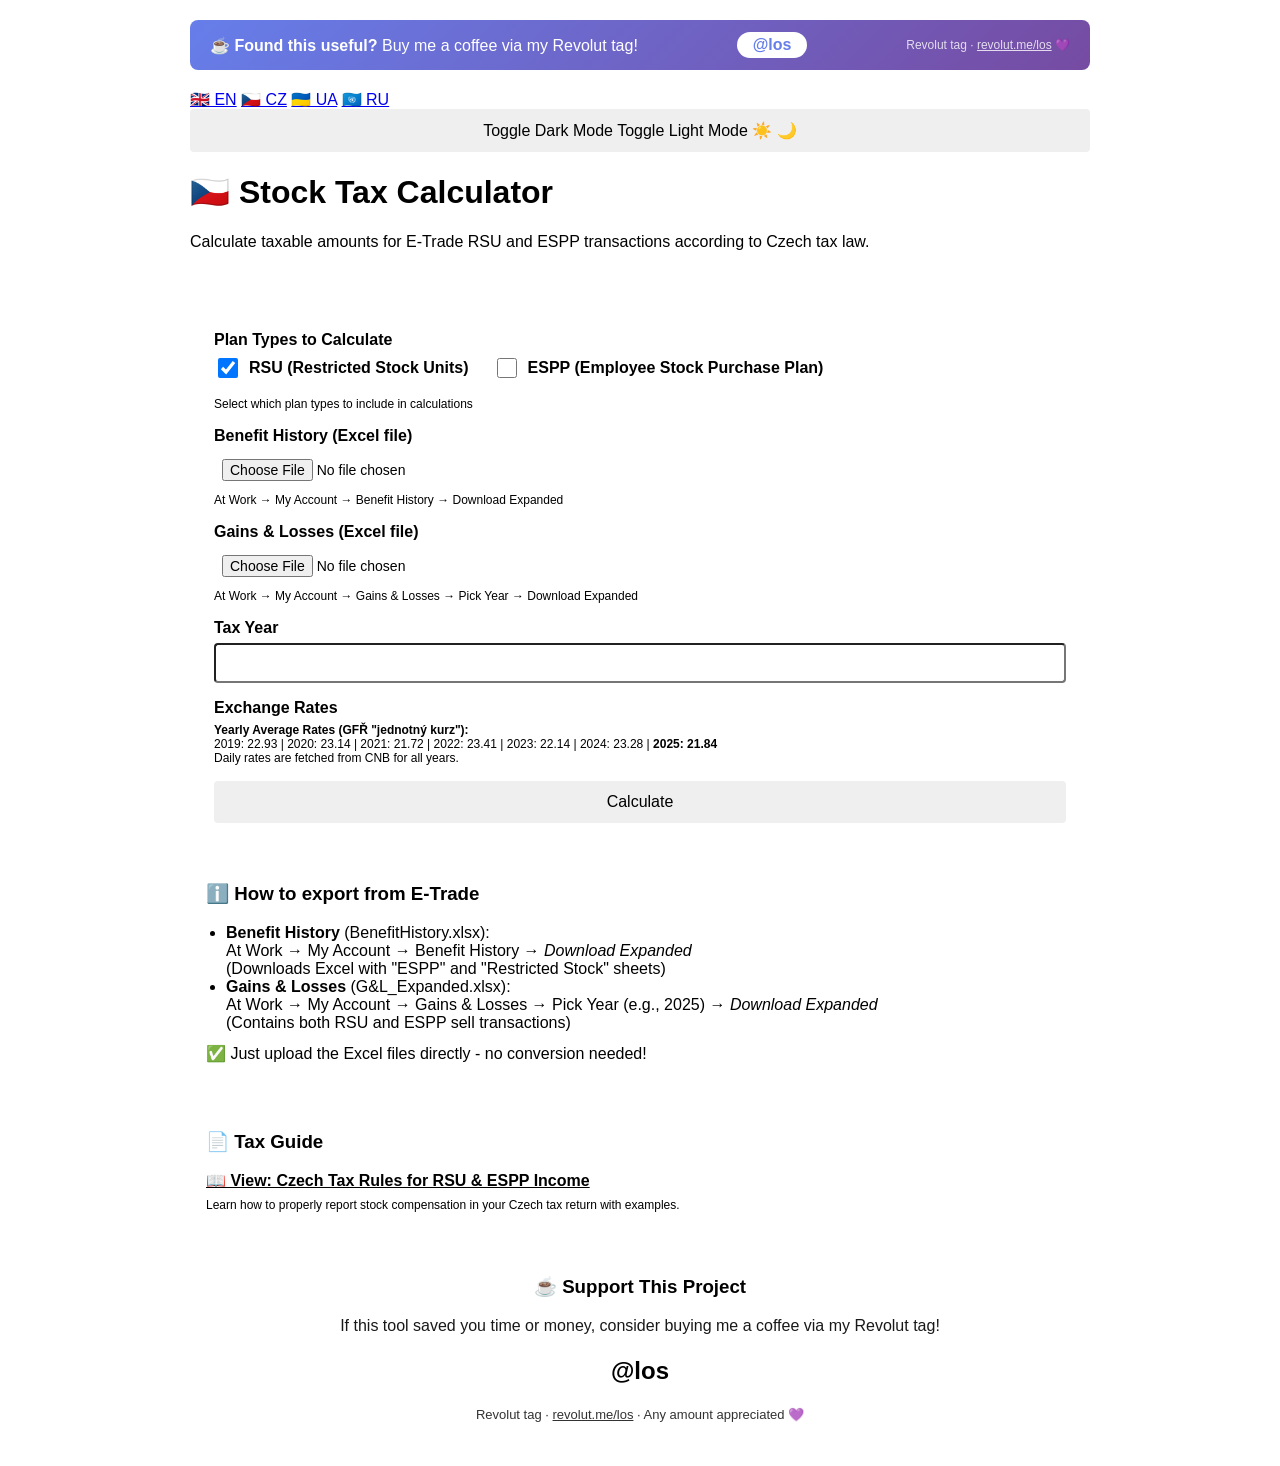
<file: src/main/resources/templates/index.html>
<!DOCTYPE html>
<html xmlns:th="http://www.thymeleaf.org">
<head>
    <meta charset="UTF-8">
    <meta name="viewport" content="width=device-width, initial-scale=1.0">
    <title>Stock Tax Calculator (RSU &amp; ESPP)</title>
    <link rel="icon" href="data:image/svg+xml,<svg xmlns=%22http://www.w3.org/2000/svg%22 viewBox=%220 0 100 100%22><text y=%22.9em%22 font-size=%2290%22>💰</text></svg>">
    <link rel="stylesheet" th:href="@{/css/theme.css}">
    <script th:src="@{/js/theme.js}"></script>
    <style>
        body {
            font-family: -apple-system, BlinkMacSystemFont, 'Segoe UI', Roboto, sans-serif;
            max-width: 900px;
            margin: 0 auto;
            padding: 20px;
        }
        .card {
            border-radius: 8px;
            padding: 24px;
            box-shadow: 0 2px 4px var(--card-shadow);
            margin-bottom: 20px;
        }
        .form-group {
            margin-bottom: 16px;
        }
        label {
            display: block;
            font-weight: 600;
            margin-bottom: 6px;
        }
        input[type="file"], input[type="number"], input[type="text"] {
            width: 100%;
            padding: 10px;
            border-radius: 4px;
            font-size: 14px;
            box-sizing: border-box;
        }
        input[type="file"] { padding: 8px; }
        .hint {
            font-size: 12px;
            margin-top: 4px;
        }
        button {
            border: none;
            padding: 12px 24px;
            border-radius: 4px;
            font-size: 16px;
            cursor: pointer;
            width: 100%;
        }
        .error {
            padding: 12px;
            border-radius: 4px;
            margin-bottom: 16px;
        }
        .info-box {
            padding: 16px;
            border-radius: 4px;
            margin-top: 20px;
        }
        .info-box h3 { margin-top: 0; }
        .info-box ul { margin: 0; padding-left: 20px; }
        .checkbox-group {
            display: flex;
            gap: 24px;
            margin-bottom: 16px;
        }
        .checkbox-item {
            display: flex;
            align-items: center;
            gap: 8px;
        }
        .checkbox-item input[type="checkbox"] {
            width: 20px;
            height: 20px;
            cursor: pointer;
        }
        .checkbox-item label {
            display: inline;
            font-weight: 600;
            cursor: pointer;
            margin: 0;
        }
    </style>
</head>
<body>
    <div class="support-banner" style="background: linear-gradient(135deg, #667eea 0%, #764ba2 100%); color: white; padding: 12px 20px; border-radius: 8px; margin-bottom: 20px; display: flex; justify-content: space-between; align-items: center; flex-wrap: wrap; gap: 8px;">
        <span>☕ <strong>Found this useful?</strong> Buy me a coffee via my Revolut tag!</span>
        <a href="https://revolut.me/los" target="_blank" style="background: white; color: #667eea; padding: 4px 16px; border-radius: 15px; font-weight: bold; text-decoration: none;">@los</a>
        <span style="font-size: 12px; opacity: 0.8;">Revolut tag · <a href="https://revolut.me/los" target="_blank" style="color: white;">revolut.me/los</a> 💜</span>
    </div>

    <div class="lang-box">
        <a href="?lang=en" class="lang-flag">🇬🇧 EN</a>
        <a href="?lang=cs" class="lang-flag">🇨🇿 CZ</a>
        <a href="?lang=ua" class="lang-flag">🇺🇦 UA</a>
        <a href="?lang=ru" class="lang-flag">🇺🇳 RU</a>
        <button onclick="toggleTheme()" class="theme-toggle">
            <span class="theme-text dark-text" th:text="#{nav.theme.toggle.dark}">Toggle Dark Mode</span>
            <span class="theme-text light-text" th:text="#{nav.theme.toggle.light}">Toggle Light Mode</span>
            <span class="light-icon">☀️</span>
            <span class="dark-icon">🌙</span>
        </button>
    </div>

    <h1>🇨🇿 <span th:text="#{app.title.cz}">Stock Tax Calculator</span></h1>
    <p th:text="#{form.subtitle}">Calculate taxable amounts for E-Trade RSU and ESPP transactions according to Czech tax law.</p>

    <div class="card">
        <div th:if="${error}" class="error" th:text="${error}"></div>

        <form action="/calculate" method="post" enctype="multipart/form-data" id="calcForm">
            <div class="form-group">
                <label th:text="#{form.planTypes}">Plan Types to Calculate</label>
                <div class="checkbox-group">
                    <div class="checkbox-item">
                        <input type="checkbox" id="processRsu" name="processRsu" value="true" checked>
                        <label for="processRsu" th:text="#{form.rsu}">RSU (Restricted Stock Units)</label>
                    </div>
                    <div class="checkbox-item">
                        <input type="checkbox" id="processEspp" name="processEspp" value="true">
                        <label for="processEspp" th:text="#{form.espp}">ESPP (Employee Stock Purchase Plan)</label>
                    </div>
                </div>
                <p class="hint" th:text="#{form.planTypeHint}">Select which plan types to include in calculations</p>
            </div>

            <div class="form-group">
                <label for="benefitHistoryFile" th:text="#{form.benefitHistory}">Benefit History (Excel file)</label>
                <input type="file" id="benefitHistoryFile" name="benefitHistoryFile" accept=".csv,.xlsx,.xls" required>
                <p class="hint">At Work → My Account → Benefit History → Download Expanded</p>
            </div>

            <div class="form-group">
                <label for="gainsLossesFile" th:text="#{form.gainsLosses}">Gains &amp; Losses (Excel file)</label>
                <input type="file" id="gainsLossesFile" name="gainsLossesFile" accept=".csv,.xlsx,.xls" required>
                <p class="hint">At Work → My Account → Gains &amp; Losses → Pick Year → Download Expanded</p>
            </div>

            <div class="form-group">
                <label for="taxYear" th:text="#{form.taxYear}">Tax Year</label>
                <input type="number" id="taxYear" name="taxYear" th:value="${currentYear}" min="2020" max="2030" required>
            </div>

            <div class="form-group">
                <label th:text="#{form.exchangeRates}">Exchange Rates</label>
                <p class="hint" style="margin-top: 0;">
                    <strong>Yearly Average Rates (GFŘ "jednotný kurz"):</strong><br>
                    2019: 22.93 | 2020: 23.14 | 2021: 21.72 | 2022: 23.41 | 2023: 22.14 | 2024: 23.28 | <strong>2025: 21.84</strong><br>
                    Daily rates are fetched from CNB for all years.
                </p>
            </div>

            <button type="submit" id="submitBtn" th:text="#{form.calculate}">Calculate</button>
        </form>
    </div>

    <script>
        // Disable submit button if no plan type selected
        function updateSubmitButton() {
            const rsu = document.getElementById('processRsu').checked;
            const espp = document.getElementById('processEspp').checked;
            const btn = document.getElementById('submitBtn');
            btn.disabled = !rsu && !espp;
            btn.textContent = btn.disabled ? 'Select at least one plan type' : 'Calculate';
        }
        document.getElementById('processRsu').addEventListener('change', updateSubmitButton);
        document.getElementById('processEspp').addEventListener('change', updateSubmitButton);
        updateSubmitButton();
    </script>
    
    <div class="info-box">
        <h3 th:text="#{info.exportTitle}">ℹ️ How to export from E-Trade</h3>
        <ul>
            <li><strong>Benefit History</strong> (BenefitHistory.xlsx):<br>
                At Work → My Account → Benefit History → <em>Download Expanded</em><br>
                <span style="color:var(--text-muted)">(Downloads Excel with "ESPP" and "Restricted Stock" sheets)</span></li>
            <li><strong>Gains &amp; Losses</strong> (G&amp;L_Expanded.xlsx):<br>
                At Work → My Account → Gains &amp; Losses → Pick Year (e.g., 2025) → <em>Download Expanded</em><br>
                <span style="color:var(--text-muted)">(Contains both RSU and ESPP sell transactions)</span></li>
        </ul>
        <p style="margin-top: 12px; color: var(--success-text);">✅ Just upload the Excel files directly - no conversion needed!</p>
    </div>

    <div class="info-box" style="background: var(--guide-bg); border-color: var(--guide-border);">
        <h3 th:text="#{info.guideTitle}">📄 Tax Guide</h3>
        <p style="margin: 0;">
            <a href="/tax-guide" style="color: var(--link-color); font-weight: 600;" th:text="#{info.guideLink}">
                📖 View: Czech Tax Rules for RSU & ESPP Income
            </a>
        </p>
        <p class="hint" style="margin-top: 8px;" th:text="#{info.guideHint}">Learn how to properly report stock compensation in your Czech tax return with examples.</p>
    </div>

    <div class="info-box" style="background: linear-gradient(135deg, var(--banner-bg-1) 0%, var(--banner-bg-2) 100%); border: none; color: var(--banner-text); text-align: center;">
        <h3 style="color: var(--banner-text); margin-top: 0;" th:text="#{support.boxTitle}">☕ Support This Project</h3>
        <p style="margin: 8px 0; opacity: 0.9;">If this tool saved you time or money, consider buying me a coffee via my Revolut tag!</p>
        <a href="https://revolut.me/los" target="_blank" style="font-size: 24px; font-weight: bold; background: var(--banner-text); color: var(--banner-bg-1); padding: 6px 20px; border-radius: 20px; display: inline-block; margin: 8px 0; text-decoration: none;">
            @los
        </a>
        <p style="margin: 8px 0; opacity: 0.8; font-size: 13px;">Revolut tag · <a href="https://revolut.me/los" target="_blank" style="color: var(--banner-text);">revolut.me/los</a> · Any amount appreciated 💜</p>
    </div>
</body>
</html>
</file>
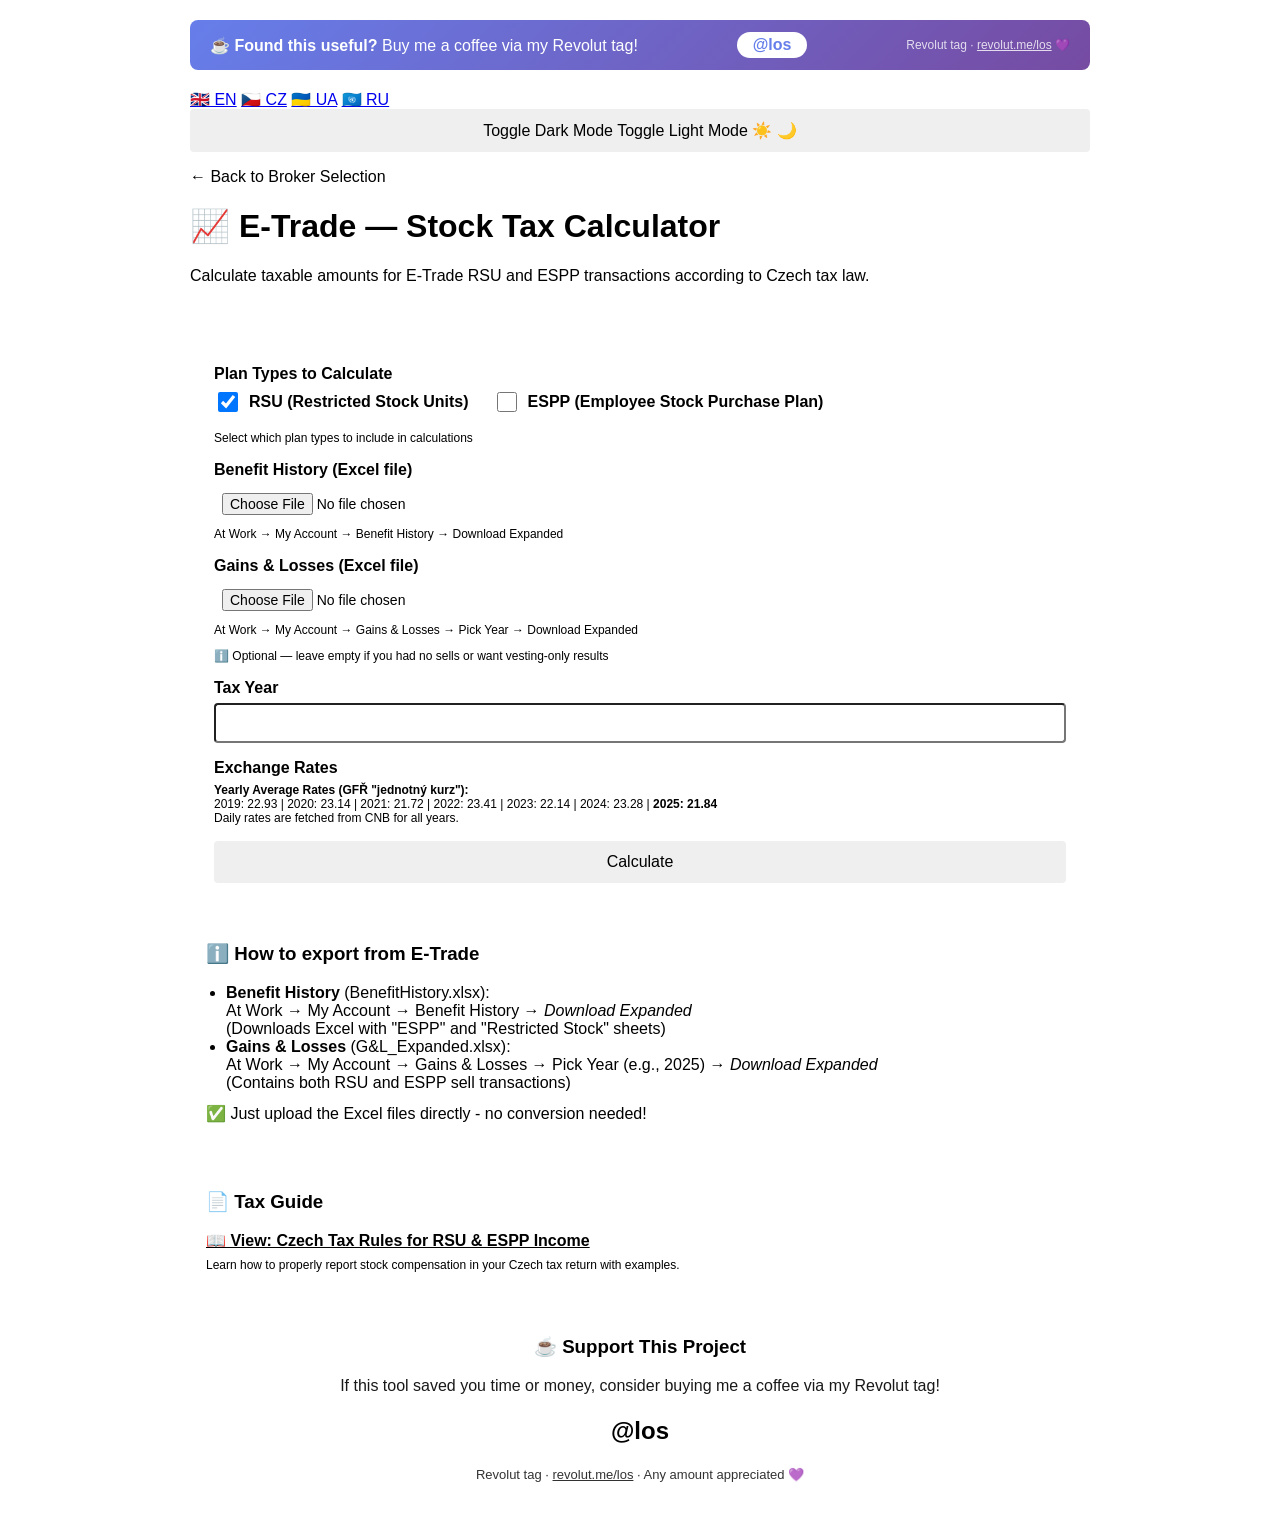
<file: src/main/resources/templates/etrade.html>
<!DOCTYPE html>
<html xmlns:th="http://www.thymeleaf.org">
<head>
    <meta charset="UTF-8">
    <meta name="viewport" content="width=device-width, initial-scale=1.0">
    <title>E-Trade — Stock Tax Calculator (RSU &amp; ESPP)</title>
    <link rel="icon" href="data:image/svg+xml,<svg xmlns=%22http://www.w3.org/2000/svg%22 viewBox=%220 0 100 100%22><text y=%22.9em%22 font-size=%2290%22>💰</text></svg>">
    <link rel="stylesheet" th:href="@{/css/theme.css}">
    <script th:src="@{/js/theme.js}"></script>
    <style>
        body {
            font-family: -apple-system, BlinkMacSystemFont, 'Segoe UI', Roboto, sans-serif;
            max-width: 900px;
            margin: 0 auto;
            padding: 20px;
        }
        .card {
            border-radius: 8px;
            padding: 24px;
            box-shadow: 0 2px 4px var(--card-shadow);
            margin-bottom: 20px;
        }
        .form-group {
            margin-bottom: 16px;
        }
        label {
            display: block;
            font-weight: 600;
            margin-bottom: 6px;
        }
        input[type="file"], input[type="number"], input[type="text"] {
            width: 100%;
            padding: 10px;
            border-radius: 4px;
            font-size: 14px;
            box-sizing: border-box;
        }
        input[type="file"] { padding: 8px; }
        .hint {
            font-size: 12px;
            margin-top: 4px;
        }
        button {
            border: none;
            padding: 12px 24px;
            border-radius: 4px;
            font-size: 16px;
            cursor: pointer;
            width: 100%;
        }
        .error {
            padding: 12px;
            border-radius: 4px;
            margin-bottom: 16px;
        }
        .info-box {
            padding: 16px;
            border-radius: 4px;
            margin-top: 20px;
        }
        .info-box h3 { margin-top: 0; }
        .info-box ul { margin: 0; padding-left: 20px; }
        .checkbox-group {
            display: flex;
            gap: 24px;
            margin-bottom: 16px;
        }
        .checkbox-item {
            display: flex;
            align-items: center;
            gap: 8px;
        }
        .checkbox-item input[type="checkbox"] {
            width: 20px;
            height: 20px;
            cursor: pointer;
        }
        .checkbox-item label {
            display: inline;
            font-weight: 600;
            cursor: pointer;
            margin: 0;
        }
    </style>
</head>
<body>
    <div class="support-banner" style="background: linear-gradient(135deg, #667eea 0%, #764ba2 100%); color: white; padding: 12px 20px; border-radius: 8px; margin-bottom: 20px; display: flex; justify-content: space-between; align-items: center; flex-wrap: wrap; gap: 8px;">
        <span>☕ <strong>Found this useful?</strong> Buy me a coffee via my Revolut tag!</span>
        <a href="https://revolut.me/los" target="_blank" style="background: white; color: #667eea; padding: 4px 16px; border-radius: 15px; font-weight: bold; text-decoration: none;">@los</a>
        <span style="font-size: 12px; opacity: 0.8;">Revolut tag · <a href="https://revolut.me/los" target="_blank" style="color: white;">revolut.me/los</a> 💜</span>
    </div>

    <div class="lang-box">
        <a href="?lang=en" class="lang-flag">🇬🇧 EN</a>
        <a href="?lang=cs" class="lang-flag">🇨🇿 CZ</a>
        <a href="?lang=ua" class="lang-flag">🇺🇦 UA</a>
        <a href="?lang=ru" class="lang-flag">🇺🇳 RU</a>
        <button onclick="toggleTheme()" class="theme-toggle">
            <span class="theme-text dark-text" th:text="#{nav.theme.toggle.dark}">Toggle Dark Mode</span>
            <span class="theme-text light-text" th:text="#{nav.theme.toggle.light}">Toggle Light Mode</span>
            <span class="light-icon">☀️</span>
            <span class="dark-icon">🌙</span>
        </button>
    </div>

    <p><a href="/" style="color: var(--link-color); text-decoration: none;">← Back to Broker Selection</a></p>
    <h1>📈 E-Trade — <span th:text="#{app.title.cz}">Stock Tax Calculator</span></h1>
    <p th:text="#{form.subtitle}">Calculate taxable amounts for E-Trade RSU and ESPP transactions according to Czech tax law.</p>

    <div class="card">
        <div th:if="${error}" class="error" th:text="${error}"></div>

        <form action="/calculate" method="post" enctype="multipart/form-data" id="calcForm">
            <div class="form-group">
                <label th:text="#{form.planTypes}">Plan Types to Calculate</label>
                <div class="checkbox-group">
                    <div class="checkbox-item">
                        <input type="checkbox" id="processRsu" name="processRsu" value="true" checked>
                        <label for="processRsu" th:text="#{form.rsu}">RSU (Restricted Stock Units)</label>
                    </div>
                    <div class="checkbox-item">
                        <input type="checkbox" id="processEspp" name="processEspp" value="true">
                        <label for="processEspp" th:text="#{form.espp}">ESPP (Employee Stock Purchase Plan)</label>
                    </div>
                </div>
                <p class="hint" th:text="#{form.planTypeHint}">Select which plan types to include in calculations</p>
            </div>

            <div class="form-group">
                <label for="benefitHistoryFile" th:text="#{form.benefitHistory}">Benefit History (Excel file)</label>
                <input type="file" id="benefitHistoryFile" name="benefitHistoryFile" accept=".csv,.xlsx,.xls" required>
                <p class="hint">At Work → My Account → Benefit History → Download Expanded</p>
            </div>

            <div class="form-group">
                <label for="gainsLossesFile" th:text="#{form.gainsLosses}">Gains &amp; Losses (Excel file)</label>
                <input type="file" id="gainsLossesFile" name="gainsLossesFile" accept=".csv,.xlsx,.xls">
                <p class="hint">At Work → My Account → Gains &amp; Losses → Pick Year → Download Expanded</p>
                <p class="hint">ℹ️ Optional — leave empty if you had no sells or want vesting-only results</p>
            </div>

            <div class="form-group">
                <label for="taxYear" th:text="#{form.taxYear}">Tax Year</label>
                <input type="number" id="taxYear" name="taxYear" th:value="${currentYear}" min="2020" max="2030" required>
            </div>

            <div class="form-group">
                <label th:text="#{form.exchangeRates}">Exchange Rates</label>
                <p class="hint" style="margin-top: 0;">
                    <strong>Yearly Average Rates (GFŘ "jednotný kurz"):</strong><br>
                    2019: 22.93 | 2020: 23.14 | 2021: 21.72 | 2022: 23.41 | 2023: 22.14 | 2024: 23.28 | <strong>2025: 21.84</strong><br>
                    Daily rates are fetched from CNB for all years.
                </p>
            </div>

            <button type="submit" id="submitBtn" th:text="#{form.calculate}">Calculate</button>
        </form>
    </div>

    <script>
        // Disable submit button if no plan type selected
        function updateSubmitButton() {
            const rsu = document.getElementById('processRsu').checked;
            const espp = document.getElementById('processEspp').checked;
            const btn = document.getElementById('submitBtn');
            btn.disabled = !rsu && !espp;
            btn.textContent = btn.disabled ? 'Select at least one plan type' : 'Calculate';
        }
        document.getElementById('processRsu').addEventListener('change', updateSubmitButton);
        document.getElementById('processEspp').addEventListener('change', updateSubmitButton);
        updateSubmitButton();
    </script>
    
    <div class="info-box">
        <h3 th:text="#{info.exportTitle}">ℹ️ How to export from E-Trade</h3>
        <ul>
            <li><strong>Benefit History</strong> (BenefitHistory.xlsx):<br>
                At Work → My Account → Benefit History → <em>Download Expanded</em><br>
                <span style="color:var(--text-muted)">(Downloads Excel with "ESPP" and "Restricted Stock" sheets)</span></li>
            <li><strong>Gains &amp; Losses</strong> (G&amp;L_Expanded.xlsx):<br>
                At Work → My Account → Gains &amp; Losses → Pick Year (e.g., 2025) → <em>Download Expanded</em><br>
                <span style="color:var(--text-muted)">(Contains both RSU and ESPP sell transactions)</span></li>
        </ul>
        <p style="margin-top: 12px; color: var(--success-text);">✅ Just upload the Excel files directly - no conversion needed!</p>
    </div>

    <div class="info-box" style="background: var(--guide-bg); border-color: var(--guide-border);">
        <h3 th:text="#{info.guideTitle}">📄 Tax Guide</h3>
        <p style="margin: 0;">
            <a href="/tax-guide" style="color: var(--link-color); font-weight: 600;" th:text="#{info.guideLink}">
                📖 View: Czech Tax Rules for RSU & ESPP Income
            </a>
        </p>
        <p class="hint" style="margin-top: 8px;" th:text="#{info.guideHint}">Learn how to properly report stock compensation in your Czech tax return with examples.</p>
    </div>

    <div class="info-box" style="background: linear-gradient(135deg, var(--banner-bg-1) 0%, var(--banner-bg-2) 100%); border: none; color: var(--banner-text); text-align: center;">
        <h3 style="color: var(--banner-text); margin-top: 0;" th:text="#{support.boxTitle}">☕ Support This Project</h3>
        <p style="margin: 8px 0; opacity: 0.9;">If this tool saved you time or money, consider buying me a coffee via my Revolut tag!</p>
        <a href="https://revolut.me/los" target="_blank" style="font-size: 24px; font-weight: bold; background: var(--banner-text); color: var(--banner-bg-1); padding: 6px 20px; border-radius: 20px; display: inline-block; margin: 8px 0; text-decoration: none;">
            @los
        </a>
        <p style="margin: 8px 0; opacity: 0.8; font-size: 13px;">Revolut tag · <a href="https://revolut.me/los" target="_blank" style="color: var(--banner-text);">revolut.me/los</a> · Any amount appreciated 💜</p>
    </div>
</body>
</html>
</file>
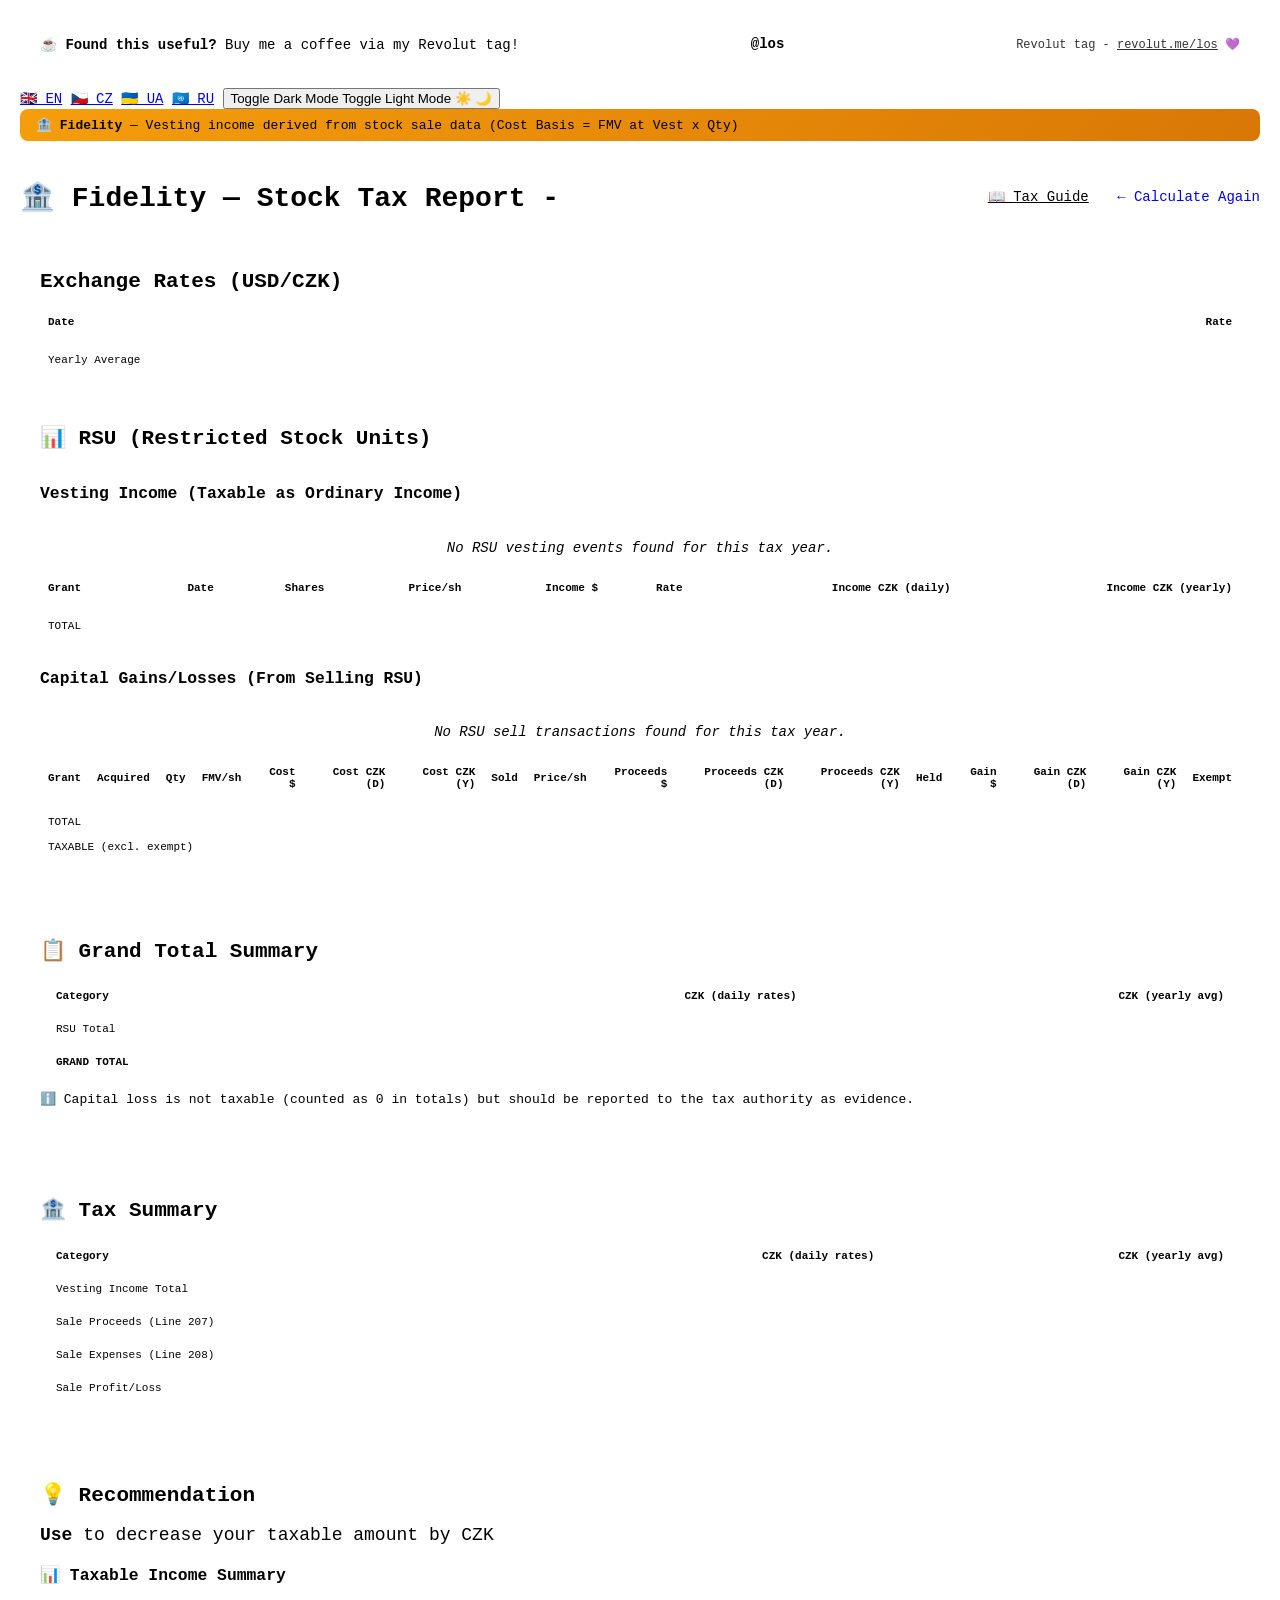
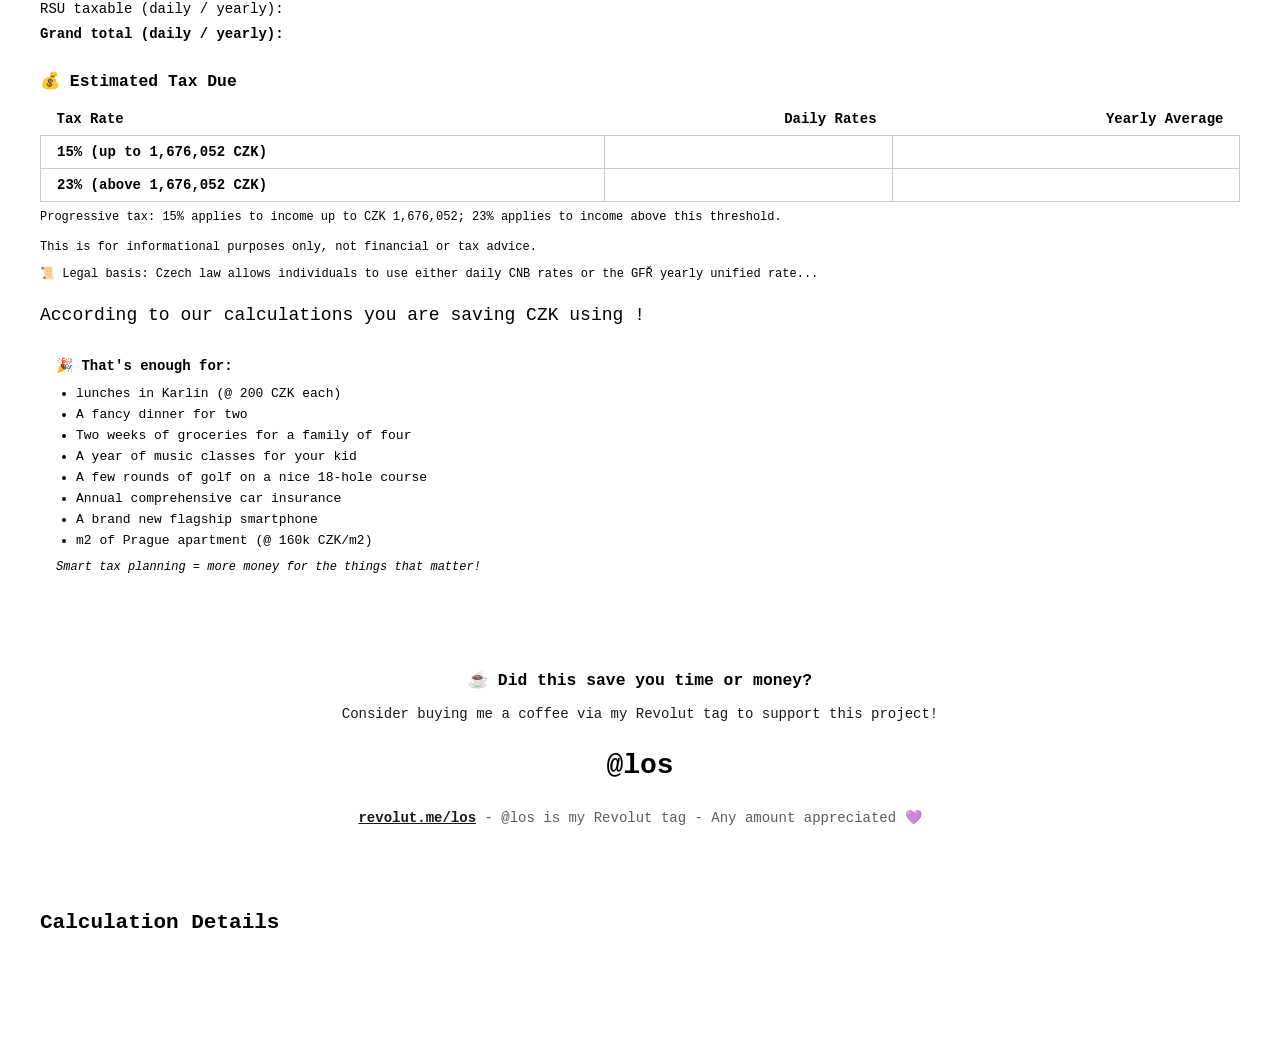
<file: src/main/resources/templates/fidelity-results.html>
<!DOCTYPE html>
<html xmlns:th="http://www.thymeleaf.org">
<head>
    <meta charset="UTF-8">
    <meta name="viewport" content="width=device-width, initial-scale=1.0">
    <title>Fidelity - Stock Tax Report</title>
    <link rel="icon" href="data:image/svg+xml,<svg xmlns=%22http://www.w3.org/2000/svg%22 viewBox=%220 0 100 100%22><text y=%22.9em%22 font-size=%2290%22>&#x1F4B0;</text></svg>">
    <link rel="stylesheet" th:href="@{/css/theme.css}">
    <script th:src="@{/js/theme.js}"></script>
    <style>
        body {
            font-family: -apple-system, BlinkMacSystemFont, 'Segoe UI', Roboto, monospace;
            max-width: 1600px;
            margin: 0 auto;
            padding: 20px;
            font-size: 14px;
        }
        .header { display: flex; justify-content: space-between; align-items: center; }
        .back-link { text-decoration: none; }
        .card {
            border-radius: 8px;
            padding: 20px;
            box-shadow: 0 2px 4px var(--card-shadow);
            margin-bottom: 20px;
            overflow-x: auto;
        }
        .section-header {
            padding: 12px 20px;
            border-radius: 8px 8px 0 0;
            margin: -20px -20px 20px -20px;
            border-bottom: 2px solid transparent;
        }
        .section-header h2 { margin: 0; }
        table {
            width: 100%;
            border-collapse: collapse;
            font-size: 11px;
        }
        th, td {
            padding: 6px 8px;
            text-align: right;
            border-bottom: 1px solid transparent;
        }
        th {
            font-weight: 600;
            position: sticky;
            top: 0;
        }
        td:first-child, th:first-child { text-align: left; }
        .exempt { font-style: italic; }
        .summary-table td, .summary-table th { padding: 10px 16px; }
        .log-box {
            padding: 16px;
            border-radius: 4px;
            overflow-x: auto;
            white-space: pre-wrap;
            font-family: 'SF Mono', Monaco, monospace;
            font-size: 12px;
            max-height: 400px;
            overflow-y: auto;
        }
        .empty-notice {
            font-style: italic;
            padding: 20px;
            text-align: center;
        }
        .limited-banner {
            background: linear-gradient(135deg, #f59e0b 0%, #d97706 100%);
            color: #000;
            padding: 8px 16px;
            border-radius: 8px;
            margin-bottom: 20px;
            font-size: 13px;
        }
    </style>
</head>
<body>
    <div class="support-banner" style="background: linear-gradient(135deg, var(--banner-bg-1) 0%, var(--banner-bg-2) 100%); color: var(--banner-text); padding: 12px 20px; border-radius: 8px; margin-bottom: 20px; display: flex; justify-content: space-between; align-items: center; flex-wrap: wrap; gap: 8px;">
        <span>&#9749; <strong>Found this useful?</strong> Buy me a coffee via my Revolut tag!</span>
        <a href="https://revolut.me/los" target="_blank" style="background: var(--banner-text); color: var(--banner-bg-1); padding: 4px 16px; border-radius: 15px; font-weight: bold; text-decoration: none;">@los</a>
        <span style="font-size: 12px; opacity: 0.8;">Revolut tag - <a href="https://revolut.me/los" target="_blank" style="color: var(--banner-text);">revolut.me/los</a> &#x1F49C;</span>
    </div>

    <div class="lang-box">
        <a href="?lang=en" class="lang-flag">&#x1F1EC;&#x1F1E7; EN</a>
        <a href="?lang=cs" class="lang-flag">&#x1F1E8;&#x1F1FF; CZ</a>
        <a href="?lang=ua" class="lang-flag">&#x1F1FA;&#x1F1E6; UA</a>
        <a href="?lang=ru" class="lang-flag">&#x1F1FA;&#x1F1F3; RU</a>
        <button onclick="toggleTheme()" class="theme-toggle">
            <span class="theme-text dark-text" th:text="#{nav.theme.toggle.dark}">Toggle Dark Mode</span>
            <span class="theme-text light-text" th:text="#{nav.theme.toggle.light}">Toggle Light Mode</span>
            <span class="light-icon">&#9728;&#65039;</span>
            <span class="dark-icon">&#x1F319;</span>
        </button>
    </div>

    <div class="limited-banner">
        <strong>&#x1F3E6; Fidelity</strong> &#8212; Vesting income derived from stock sale data (Cost Basis = FMV at Vest x Qty)
    </div>

    <div class="header">
        <h1>&#x1F3E6; Fidelity &#8212; <span th:text="#{app.title.report}">Stock Tax Report</span> - <span th:text="${taxYear}"></span></h1>
        <div>
            <a href="/tax-guide" style="margin-right: 20px; color: var(--link-color);">&#x1F4D6; <span th:text="#{nav.guide}">Tax Guide</span></a>
            <a href="/fidelity" class="back-link">&#8592; <span th:text="#{nav.calculate.again}">Calculate Again</span></a>
        </div>
    </div>

    <!-- Exchange Rates Table -->
    <div class="card">
        <h2 th:text="#{report.rates.title}">Exchange Rates (USD/CZK)</h2>
        <table>
            <thead>
                <tr><th th:text="#{report.rates.date}">Date</th><th th:text="#{report.rates.rate}">Rate</th></tr>
            </thead>
            <tbody>
                <tr th:each="entry : ${exchangeRates}">
                    <td th:text="${entry.key}"></td>
                    <td th:text="${#numbers.formatDecimal(entry.value, 1, 3)}"></td>
                </tr>
                <tr class="total-row" th:if="${rsuSellReport.transactions.size() > 0}">
                    <td th:text="#{report.rates.yearlyAvg}">Yearly Average</td>
                    <td th:text="${#numbers.formatDecimal(rsuSellReport.transactions[0].yearlyAvgRate, 1, 3)}"></td>
                </tr>
            </tbody>
        </table>
    </div>

    <!-- ==================== RSU SECTION (single card) ==================== -->
    <div class="card">
        <div class="section-header">
            <h2>&#x1F4CA; <span th:text="#{report.rsu.title}">RSU (Restricted Stock Units)</span></h2>
        </div>

        <!-- RSU Vesting Income -->
        <h3 th:text="#{report.vesting.title}">Vesting Income (Taxable as Ordinary Income)</h3>
        <div th:if="${rsuVestingReport.vestEvents.size() == 0}" class="empty-notice" th:text="#{report.empty.vesting}">
            No RSU vesting events found for this tax year.
        </div>
        <table th:if="${rsuVestingReport.vestEvents.size() > 0}">
            <thead>
                <tr>
                    <th th:text="#{report.table.grant}">Grant</th>
                    <th th:text="#{report.table.date}">Date</th>
                    <th th:text="#{report.table.shares}">Shares</th>
                    <th th:text="#{report.table.pricePerSh}">Price/sh</th>
                    <th th:text="#{report.table.incomeUsd}">Income $</th>
                    <th th:text="#{report.rates.rate}">Rate</th>
                    <th th:text="#{report.table.incomeCzkDaily}">Income CZK (daily)</th>
                    <th th:text="#{report.table.incomeCzkYearly}">Income CZK (yearly)</th>
                </tr>
            </thead>
            <tbody>
                <tr th:each="v : ${rsuVestingReport.vestEvents}">
                    <td th:text="${v.grantNumber}"></td>
                    <td th:text="${v.vestDate}"></td>
                    <td th:text="${v.quantity}"></td>
                    <td th:text="${'$' + #numbers.formatDecimal(v.pricePerShare, 1, 'COMMA', 2, 'POINT')}"></td>
                    <td th:text="${#numbers.formatDecimal(v.taxableGainUsd, 1, 'COMMA', 2, 'POINT')}"></td>
                    <td th:text="${#numbers.formatDecimal(v.vestDateRate, 1, 3)}"></td>
                    <td th:text="${#numbers.formatDecimal(v.taxableGainCzkByDate, 1, 'COMMA', 2, 'POINT')}"></td>
                    <td th:text="${#numbers.formatDecimal(v.taxableGainCzkByYearlyAvg, 1, 'COMMA', 2, 'POINT')}"></td>
                </tr>
                <tr class="total-row">
                    <td th:text="#{report.table.total}">TOTAL</td>
                    <td></td>
                    <td th:text="${rsuVestingReport.totalShares}"></td>
                    <td></td>
                    <td th:text="${#numbers.formatDecimal(rsuVestingReport.totalTaxableGainUsd, 1, 'COMMA', 2, 'POINT')}"></td>
                    <td></td>
                    <td th:text="${#numbers.formatDecimal(rsuVestingReport.totalTaxableGainCzkByDate, 1, 'COMMA', 2, 'POINT')}"></td>
                    <td th:text="${#numbers.formatDecimal(rsuVestingReport.totalTaxableGainCzkByYearlyAvg, 1, 'COMMA', 2, 'POINT')}"></td>
                </tr>
            </tbody>
        </table>

        <!-- RSU Capital Gains/Losses -->
        <h3 style="margin-top: 30px;" th:text="#{report.gains.title}">Capital Gains/Losses (From Selling RSU)</h3>
        <div th:if="${rsuSellReport.transactions.size() == 0}" class="empty-notice" th:text="#{report.empty.rsuSell}">
            No RSU sell transactions found for this tax year.
        </div>
        <table th:if="${rsuSellReport.transactions.size() > 0}">
            <thead>
                <tr>
                    <th th:text="#{report.table.grant}">Grant</th>
                    <th th:text="#{report.table.acquired}">Acquired</th>
                    <th th:text="#{report.table.qty}">Qty</th>
                    <th th:text="#{report.table.fmvPerSh}">FMV/sh</th>
                    <th th:text="#{report.table.costUsd}">Cost $</th>
                    <th th:text="#{report.table.costCzkD}">Cost CZK (D)</th>
                    <th th:text="#{report.table.costCzkY}">Cost CZK (Y)</th>
                    <th th:text="#{report.table.sold}">Sold</th>
                    <th th:text="#{report.table.pricePerSh}">Price/sh</th>
                    <th th:text="#{report.table.proceedsUsd}">Proceeds $</th>
                    <th th:text="#{report.table.proceedsCzkD}">Proceeds CZK (D)</th>
                    <th th:text="#{report.table.proceedsCzkY}">Proceeds CZK (Y)</th>
                    <th th:text="#{report.table.held}">Held</th>
                    <th th:text="#{report.table.gainUsd}">Gain $</th>
                    <th th:text="#{report.table.gainCzkD}">Gain CZK (D)</th>
                    <th th:text="#{report.table.gainCzkY}">Gain CZK (Y)</th>
                    <th th:text="#{report.table.exempt}">Exempt</th>
                </tr>
            </thead>
            <tbody>
                <tr th:each="t : ${rsuSellReport.transactions}">
                    <td th:text="${t.grantNumber}"></td>
                    <td th:text="${t.vestDate}"></td>
                    <td th:text="${t.quantity}"></td>
                    <td th:text="${'$' + #numbers.formatDecimal(t.vestPricePerShare, 1, 'COMMA', 2, 'POINT')}"></td>
                    <td th:text="${#numbers.formatDecimal(t.vestIncomeUsd, 1, 'COMMA', 2, 'POINT')}"></td>
                    <td th:text="${#numbers.formatDecimal(t.vestIncomeCzkByDate, 1, 'COMMA', 2, 'POINT')}"></td>
                    <td th:text="${#numbers.formatDecimal(t.vestIncomeCzkByYearlyAvg, 1, 'COMMA', 2, 'POINT')}"></td>
                    <td th:text="${t.sellDate}"></td>
                    <td th:text="${'$' + #numbers.formatDecimal(t.sellPricePerShare, 1, 'COMMA', 2, 'POINT')}"></td>
                    <td th:text="${#numbers.formatDecimal(t.sellProceedsUsd, 1, 'COMMA', 2, 'POINT')}"></td>
                    <td th:text="${#numbers.formatDecimal(t.sellProceedsCzkByDate, 1, 'COMMA', 2, 'POINT')}"></td>
                    <td th:text="${#numbers.formatDecimal(t.sellProceedsUsd * t.yearlyAvgRate, 1, 'COMMA', 2, 'POINT')}"></td>
                    <td th:text="${(t.holdingPeriod.years > 0 ? t.holdingPeriod.years + 'y ' : '') + (t.holdingPeriod.months > 0 ? t.holdingPeriod.months + 'm ' : '') + t.holdingPeriod.days + 'd'}"></td>
                    <td th:class="${t.capitalGainLossUsd.signum() &lt; 0 ? 'negative' : ''}"
                        th:text="${#numbers.formatDecimal(t.capitalGainLossUsd, 1, 'COMMA', 2, 'POINT')}"></td>
                    <td th:class="${t.capitalGainLossCzkByDate.signum() &lt; 0 ? 'negative' : ''}"
                        th:text="${#numbers.formatDecimal(t.capitalGainLossCzkByDate, 1, 'COMMA', 2, 'POINT')}"></td>
                    <td th:class="${t.capitalGainLossCzkByYearlyAvg.signum() &lt; 0 ? 'negative' : ''}"
                        th:text="${#numbers.formatDecimal(t.capitalGainLossCzkByYearlyAvg, 1, 'COMMA', 2, 'POINT')}"></td>
                    <td th:text="${t.capitalGainsExempt} ? #{report.table.yes} : #{report.table.no}"
                        th:class="${t.capitalGainsExempt ? 'exempt' : ''}"></td>
                </tr>
                <tr class="total-row">
                    <td colspan="4" th:text="#{report.table.total}">TOTAL</td>
                    <td th:text="${#numbers.formatDecimal(rsuSellReport.totalPurchaseCostUsd, 1, 'COMMA', 2, 'POINT')}"></td>
                    <td th:text="${#numbers.formatDecimal(rsuSellReport.totalPurchaseCostCzkByDate, 1, 'COMMA', 2, 'POINT')}"></td>
                    <td th:text="${#numbers.formatDecimal(rsuSellReport.totalPurchaseCostCzkByYearlyAvg, 1, 'COMMA', 2, 'POINT')}"></td>
                    <td colspan="2"></td>
                    <td th:text="${#numbers.formatDecimal(rsuSellReport.totalSaleProceedsUsd, 1, 'COMMA', 2, 'POINT')}"></td>
                    <td th:text="${#numbers.formatDecimal(rsuSellReport.totalSaleProceedsCzkByDate, 1, 'COMMA', 2, 'POINT')}"></td>
                    <td th:text="${#numbers.formatDecimal(rsuSellReport.totalSaleProceedsCzkByYearlyAvg, 1, 'COMMA', 2, 'POINT')}"></td>
                    <td></td>
                    <td th:text="${#numbers.formatDecimal(rsuSellReport.totalCapitalGainLossUsd, 1, 'COMMA', 2, 'POINT')}"></td>
                    <td th:text="${#numbers.formatDecimal(rsuSellReport.totalCapitalGainLossCzkByDate, 1, 'COMMA', 2, 'POINT')}"></td>
                    <td th:text="${#numbers.formatDecimal(rsuSellReport.totalCapitalGainLossCzkByYearlyAvg, 1, 'COMMA', 2, 'POINT')}"></td>
                    <td></td>
                </tr>
                <tr class="total-row">
                    <td colspan="13" th:text="#{report.table.taxable}">TAXABLE (excl. exempt)</td>
                    <td th:text="${#numbers.formatDecimal(rsuSellReport.totalTaxableCapitalGainUsd, 1, 'COMMA', 2, 'POINT')}"></td>
                    <td th:text="${#numbers.formatDecimal(rsuSellReport.totalTaxableCapitalGainCzkByDate, 1, 'COMMA', 2, 'POINT')}"></td>
                    <td th:text="${#numbers.formatDecimal(rsuSellReport.totalTaxableCapitalGainCzkByYearlyAvg, 1, 'COMMA', 2, 'POINT')}"></td>
                    <td></td>
                </tr>
            </tbody>
        </table>
    </div>

    <!-- ==================== GRAND TOTAL ==================== -->
    <div class="card">
        <h2>&#x1F4CB; <span th:text="#{report.summary.title}">Grand Total Summary</span></h2>
        <table class="summary-table">
            <thead>
                <tr>
                    <th th:text="#{report.summary.category}">Category</th>
                    <th th:text="#{report.summary.czkDaily}">CZK (daily rates)</th>
                    <th th:text="#{report.summary.czkYearly}">CZK (yearly avg)</th>
                </tr>
            </thead>
            <tbody>
                <tr>
                    <td th:text="#{report.summary.rsuTotal}">RSU Total</td>
                    <td th:text="${#numbers.formatDecimal(recommendation.rsuTotalDaily, 1, 'COMMA', 2, 'POINT')}"></td>
                    <td th:text="${#numbers.formatDecimal(recommendation.rsuTotalYearly, 1, 'COMMA', 2, 'POINT')}"></td>
                </tr>
                <tr class="total-row">
                    <td><strong th:text="#{report.summary.grandTotal}">GRAND TOTAL</strong></td>
                    <td th:text="${#numbers.formatDecimal(recommendation.grandTotalDaily, 1, 'COMMA', 2, 'POINT')}"
                        th:class="${recommendation.betterRate == 'daily' ? 'better' : ''}"></td>
                    <td th:text="${#numbers.formatDecimal(recommendation.grandTotalYearly, 1, 'COMMA', 2, 'POINT')}"
                        th:class="${recommendation.betterRate == 'yearly' ? 'better' : ''}"></td>
                </tr>
            </tbody>
        </table>

        <p th:if="${rsuSellReport.totalCapitalGainLossCzkByDate.signum() &lt; 0}"
           style="color: var(--text-muted); margin-top: 12px; font-size: 13px;">
            &#x2139;&#xFE0F; <span th:text="#{report.loss.note}">Capital loss is not taxable (counted as 0 in totals) but should be reported to the tax authority as evidence.</span>
        </p>
    </div>

    <!-- ==================== TAX SUMMARY ==================== -->
    <div class="card">
        <h2>🏦 <span th:text="#{report.taxSummary.title}">Tax Summary</span></h2>
        <table class="summary-table">
            <thead>
            <tr>
                <th th:text="#{report.summary.category}">Category</th>
                <th th:text="#{report.summary.czkDaily}">CZK (daily rates)</th>
                <th th:text="#{report.summary.czkYearly}">CZK (yearly avg)</th>
            </tr>
            </thead>
            <tbody>
            <tr>
                <td th:text="#{report.taxSummary.vestingTotal}">Vesting Income Total</td>
                <td th:text="${#numbers.formatDecimal(recommendation.vestTotalDaily, 1, 'COMMA', 2, 'POINT')}"></td>
                <td th:text="${#numbers.formatDecimal(recommendation.vestTotalYearly, 1, 'COMMA', 2, 'POINT')}"></td>
            </tr>
            <tr>
                <td th:text="#{report.taxSummary.sellProceeds}">Sale Proceeds (Line 207)</td>
                <td th:text="${#numbers.formatDecimal(recommendation.sellTotalProceedsDaily, 1, 'COMMA', 2, 'POINT')}"></td>
                <td th:text="${#numbers.formatDecimal(recommendation.sellTotalProceedsYearly, 1, 'COMMA', 2, 'POINT')}"></td>
            </tr>
            <tr>
                <td th:text="#{report.taxSummary.sellExpenses}">Sale Expenses (Line 208)</td>
                <td th:text="${#numbers.formatDecimal(recommendation.sellTotalCostsDaily, 1, 'COMMA', 2, 'POINT')}"></td>
                <td th:text="${#numbers.formatDecimal(recommendation.sellTotalCostsYearly, 1, 'COMMA', 2, 'POINT')}"></td>
            </tr>
            <tr>
                <td th:text="#{report.taxSummary.sellGainLoss}">Sale Profit/Loss</td>
                <td th:text="${#numbers.formatDecimal(recommendation.totalGainsLossesDaily, 1, 'COMMA', 2, 'POINT')}"></td>
                <td th:text="${#numbers.formatDecimal(recommendation.totalGainsLossesYearly, 1, 'COMMA', 2, 'POINT')}"></td>
            </tr>
            </tbody>
        </table>
    </div>

    <!-- Recommendation -->
    <div class="card" style="background: var(--rec-bg); border: 2px solid var(--rec-border);">
        <h2 style="color: var(--rec-heading);">&#x1F4A1; <span th:text="#{report.rec.title}">Recommendation</span></h2>
        <p style="font-size: 18px; margin: 16px 0;">
            <strong th:text="#{report.rec.use}">Use</strong>
            <strong><span th:text="${recommendation.betterRate == 'daily' ? #messages.msg('report.rec.daily') : #messages.msg('report.rec.yearly')}"></span></strong>
            <span th:text="#{report.rec.toDecrease}">to decrease your taxable amount by</span> <strong th:text="${#numbers.formatDecimal(recommendation.taxableDifference, 1, 'COMMA', 2, 'POINT')}"></strong> CZK
        </p>

        <h3 style="color: var(--rec-heading); margin-top: 20px; margin-bottom: 12px;">&#x1F4CA; <span th:text="#{report.incomeSummary.title}">Taxable Income Summary</span></h3>
        <table style="font-size: 14px; width: auto;">
            <tr>
                <td style="padding: 4px 16px 4px 0;" th:text="#{report.incomeSummary.rsu}">RSU taxable (daily / yearly):</td>
                <td th:text="${#numbers.formatDecimal(recommendation.rsuTotalDaily, 1, 'COMMA', 2, 'POINT') + ' / ' + #numbers.formatDecimal(recommendation.rsuTotalYearly, 1, 'COMMA', 2, 'POINT') + ' CZK'}"></td>
            </tr>
            <tr style="font-weight: 600;">
                <td style="padding: 4px 16px 4px 0;" th:text="#{report.incomeSummary.grandTotal}">Grand total (daily / yearly):</td>
                <td th:text="${#numbers.formatDecimal(recommendation.grandTotalDaily, 1, 'COMMA', 2, 'POINT') + ' / ' + #numbers.formatDecimal(recommendation.grandTotalYearly, 1, 'COMMA', 2, 'POINT') + ' CZK'}"></td>
            </tr>
        </table>

        <h3 style="color: var(--rec-heading); margin-top: 24px; margin-bottom: 12px;">&#x1F4B0; <span th:text="#{report.taxDue.title}">Estimated Tax Due</span></h3>
        <table style="font-size: 14px; border-collapse: collapse;">
            <thead>
                <tr style="background: var(--rec-bg);">
                    <th style="padding: 8px 16px; text-align: left; border: 1px solid var(--rec-border);" th:text="#{report.taxDue.taxRate}">Tax Rate</th>
                    <th style="padding: 8px 16px; text-align: right; border: 1px solid var(--rec-border);" th:text="#{report.taxDue.dailyRates}">Daily Rates</th>
                    <th style="padding: 8px 16px; text-align: right; border: 1px solid var(--rec-border);" th:text="#{report.taxDue.yearlyAvg}">Yearly Average</th>
                </tr>
            </thead>
            <tbody>
                <tr>
                    <td style="padding: 8px 16px; border: 1px solid #ccc;"><strong th:text="#{report.taxDue.upto15}">15% (up to 1,676,052 CZK)</strong></td>
                    <td style="padding: 8px 16px; text-align: right; border: 1px solid #ccc;"
                        th:text="${#numbers.formatDecimal(recommendation.grandTotalDaily * 0.15, 1, 'COMMA', 2, 'POINT') + ' CZK'}"
                        th:classappend="${recommendation.betterRate == 'daily' ? 'better' : ''}"></td>
                    <td style="padding: 8px 16px; text-align: right; border: 1px solid #ccc;"
                        th:text="${#numbers.formatDecimal(recommendation.grandTotalYearly * 0.15, 1, 'COMMA', 2, 'POINT') + ' CZK'}"
                        th:classappend="${recommendation.betterRate == 'yearly' ? 'better' : ''}"></td>
                </tr>
                <tr>
                    <td style="padding: 8px 16px; border: 1px solid #ccc;"><strong th:text="#{report.taxDue.above23}">23% (above 1,676,052 CZK)</strong></td>
                    <td style="padding: 8px 16px; text-align: right; border: 1px solid #ccc;"
                        th:text="${#numbers.formatDecimal(recommendation.grandTotalDaily * 0.23, 1, 'COMMA', 2, 'POINT') + ' CZK'}"
                        th:classappend="${recommendation.betterRate == 'daily' ? 'better' : ''}"></td>
                    <td style="padding: 8px 16px; text-align: right; border: 1px solid #ccc;"
                        th:text="${#numbers.formatDecimal(recommendation.grandTotalYearly * 0.23, 1, 'COMMA', 2, 'POINT') + ' CZK'}"
                        th:classappend="${recommendation.betterRate == 'yearly' ? 'better' : ''}"></td>
                </tr>
            </tbody>
        </table>
        <p style="font-size: 12px; color: var(--text-muted); margin-top: 8px;" th:text="#{report.taxDue.note}">
            Progressive tax: 15% applies to income up to CZK 1,676,052; 23% applies to income above this threshold.
        </p>

        <p style="font-size: 12px; color: var(--text-muted); margin-top: 16px;" th:text="#{report.taxDue.disclaimer}">
            This is for informational purposes only, not financial or tax advice.
        </p>

        <p style="font-size: 12px; color: var(--text-muted); margin-top: 12px;" th:utext="#{report.fxLegal.note}">
            📜 Legal basis: Czech law allows individuals to use either daily CNB rates or the GFŘ yearly unified rate...
        </p>

        <p style="font-size: 18px; margin: 24px 0 16px 0;">
            <span th:text="#{report.rec.savingStart}">According to our calculations you are saving</span>
            <strong th:text="${#numbers.formatDecimal(recommendation.taxSavings, 1, 'COMMA', 2, 'POINT')}"></strong> CZK
            <span th:text="#{report.rec.savingEnd}">using</span>
            <strong><span th:text="${recommendation.betterRate == 'daily' ? #messages.msg('report.rec.daily') : #messages.msg('report.rec.yearly')}"></span></strong>!
        </p>

        <!-- Fun Savings Equivalents -->
        <div th:if="${recommendation.taxSavings > 0}" style="background: var(--card-bg); border-radius: 8px; padding: 16px; margin: 0 0 20px 0; border: 1px solid var(--border-color);">
            <p style="font-size: 14px; color: var(--text-main); margin: 0 0 12px 0;">
                <strong>&#x1F389; <span th:text="#{report.rec.enoughFor}">That's enough for:</span></strong>
            </p>
            <ul style="margin: 0; padding-left: 20px; font-size: 13px; color: var(--text-muted);">
                <!-- Always show lunches -->
                <li style="margin-bottom: 6px;">
                    <strong th:text="${#numbers.formatDecimal(recommendation.taxSavings / 200, 0, 'COMMA', 0, 'POINT')}"></strong>
                    <span th:text="#{report.rec.lunches}">lunches in Karlin (@ 200 CZK each)</span>
                </li>

                <!-- < 2.5k CZK -->
                <li th:if="${recommendation.taxSavings &lt; 2500}" style="margin-bottom: 6px;" th:text="#{report.rec.fancyDinner}">
                    A fancy dinner for two
                </li>

                <!-- 2.5k - 6k CZK -->
                <li th:if="${recommendation.taxSavings >= 2500 and recommendation.taxSavings &lt; 6000}" style="margin-bottom: 6px;" th:text="#{report.rec.groceries}">
                    Two weeks of groceries for a family of four
                </li>

                <!-- 6k - 23k CZK -->
                <li th:if="${recommendation.taxSavings >= 6000 and recommendation.taxSavings &lt; 23000}" style="margin-bottom: 6px;" th:text="#{report.rec.music}">
                    A year of music classes for your kid
                </li>
                <li th:if="${recommendation.taxSavings >= 6000 and recommendation.taxSavings &lt; 23000}" style="margin-bottom: 6px;" th:text="#{report.rec.golf}">
                    A few rounds of golf on a nice 18-hole course
                </li>

                <!-- >= 23k CZK -->
                <li th:if="${recommendation.taxSavings >= 23000}" style="margin-bottom: 6px;" th:text="#{report.rec.insurance}">
                    Annual comprehensive car insurance
                </li>
                <li th:if="${recommendation.taxSavings >= 23000}" style="margin-bottom: 6px;" th:text="#{report.rec.phone}">
                    A brand new flagship smartphone
                </li>
                <li th:if="${recommendation.taxSavings >= 23000}" style="margin-bottom: 6px;">
                    <strong th:text="${#numbers.formatDecimal(recommendation.taxSavings / 160000, 1, 'COMMA', 1, 'POINT')}"></strong>
                    <span th:text="#{report.rec.apartment}">m2 of Prague apartment (@ 160k CZK/m2)</span>
                </li>
            </ul>
            <p style="font-size: 12px; color: var(--text-muted); margin: 12px 0 0 0; font-style: italic;" th:text="#{report.rec.smart}">
                Smart tax planning = more money for the things that matter!
            </p>
        </div>
    </div>

    <!-- Support Banner -->
    <div class="card" style="background: linear-gradient(135deg, var(--banner-bg-1) 0%, var(--banner-bg-2) 100%); border: none; color: var(--banner-text); text-align: center;">
        <h3 style="color: var(--banner-text); margin-top: 0;">&#9749; <span th:text="#{support.banner.title}">Did this save you time or money?</span></h3>
        <p style="margin: 8px 0; opacity: 0.9;" th:text="#{support.banner.desc}">Consider buying me a coffee via my Revolut tag to support this project!</p>
        <a href="https://revolut.me/los" target="_blank" style="font-size: 28px; font-weight: bold; background: var(--banner-text); color: var(--banner-bg-1); padding: 8px 28px; border-radius: 25px; display: inline-block; margin: 12px 0; text-decoration: none;">
            @los
        </a>
        <p style="margin: 8px 0; opacity: 0.9; font-size: 14px;">
            <a href="https://revolut.me/los" target="_blank" style="color: var(--banner-text); font-weight: 600;">revolut.me/los</a>
            <span style="opacity: 0.7;">- @los is my <span th:text="#{support.banner.tag}">Revolut tag</span> - <span th:text="#{support.banner.appreciate}">Any amount appreciated</span> &#x1F49C;</span>
        </p>
    </div>

    <!-- Calculation Log -->
    <div class="card">
        <h2 th:text="#{report.log.title}">Calculation Details</h2>
        <div class="log-box" th:text="${logMessages}"></div>
    </div>
</body>
</html>
</file>
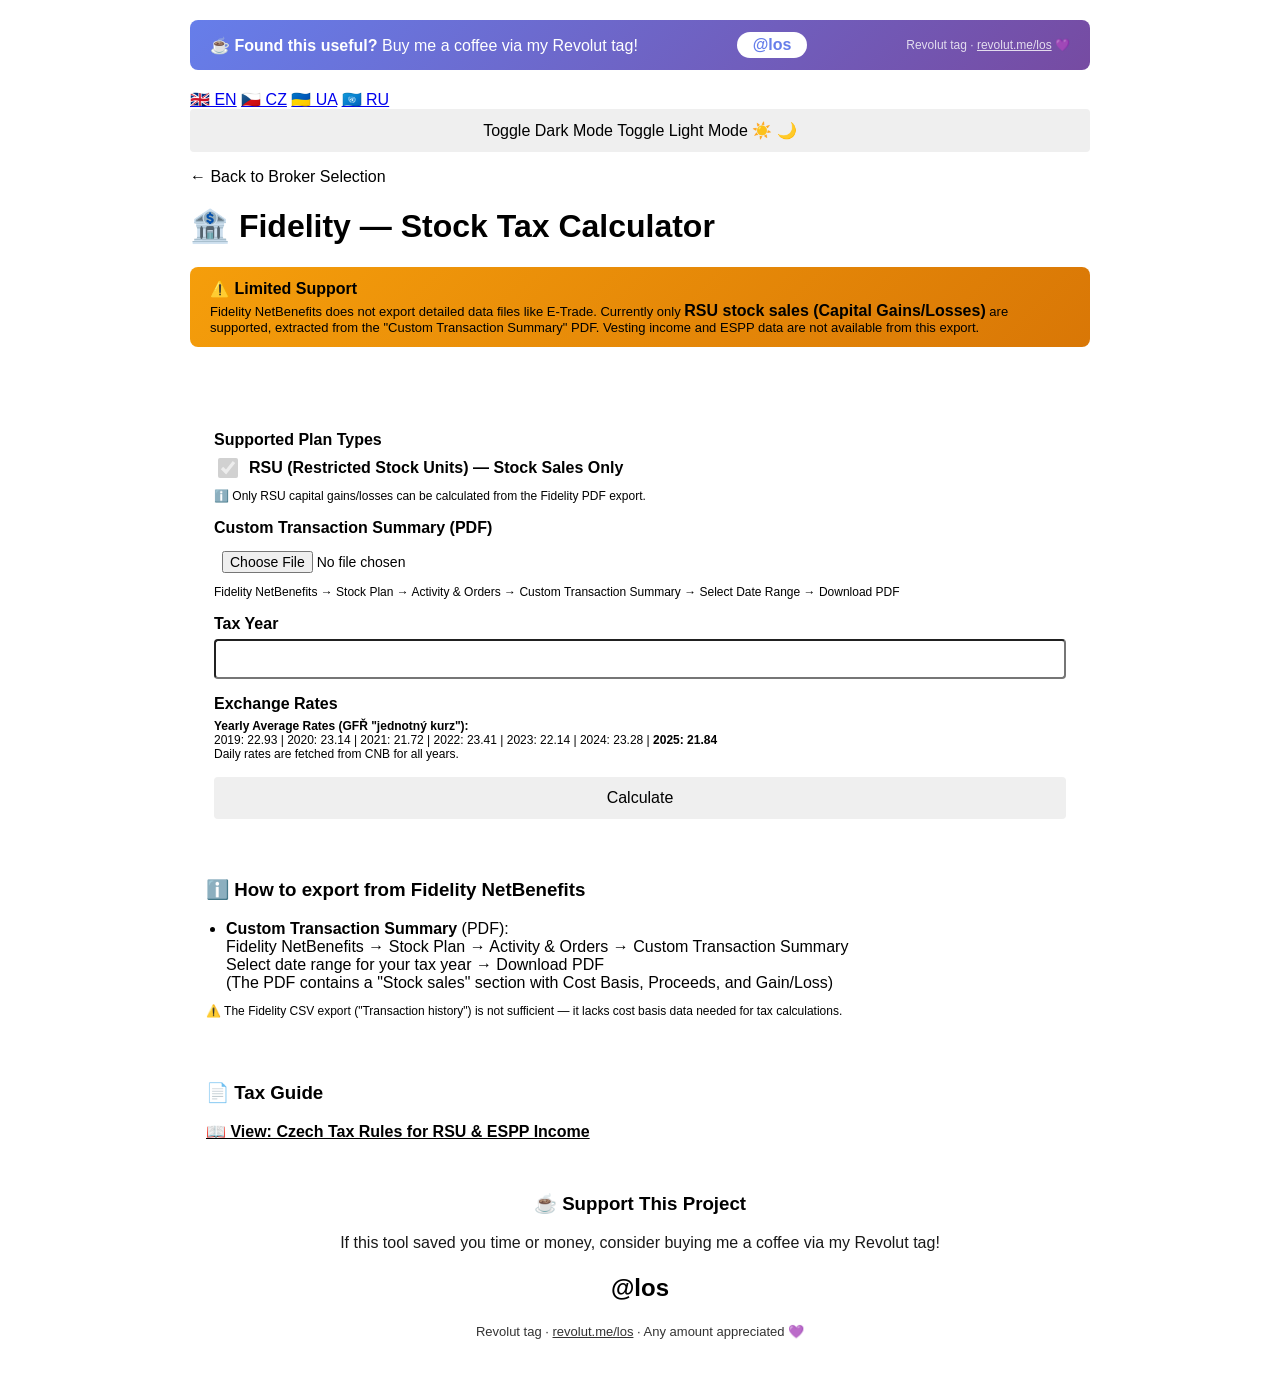
<file: src/main/resources/templates/fidelity.html>
<!DOCTYPE html>
<html xmlns:th="http://www.thymeleaf.org">
<head>
    <meta charset="UTF-8">
    <meta name="viewport" content="width=device-width, initial-scale=1.0">
    <title>Fidelity — Stock Tax Calculator (RSU)</title>
    <link rel="icon" href="data:image/svg+xml,<svg xmlns=%22http://www.w3.org/2000/svg%22 viewBox=%220 0 100 100%22><text y=%22.9em%22 font-size=%2290%22>💰</text></svg>">
    <link rel="stylesheet" th:href="@{/css/theme.css}">
    <script th:src="@{/js/theme.js}"></script>
    <style>
        body {
            font-family: -apple-system, BlinkMacSystemFont, 'Segoe UI', Roboto, sans-serif;
            max-width: 900px;
            margin: 0 auto;
            padding: 20px;
        }
        .card {
            border-radius: 8px;
            padding: 24px;
            box-shadow: 0 2px 4px var(--card-shadow);
            margin-bottom: 20px;
        }
        .form-group {
            margin-bottom: 16px;
        }
        label {
            display: block;
            font-weight: 600;
            margin-bottom: 6px;
        }
        input[type="file"], input[type="number"], input[type="text"] {
            width: 100%;
            padding: 10px;
            border-radius: 4px;
            font-size: 14px;
            box-sizing: border-box;
        }
        input[type="file"] { padding: 8px; }
        .hint {
            font-size: 12px;
            margin-top: 4px;
        }
        button {
            border: none;
            padding: 12px 24px;
            border-radius: 4px;
            font-size: 16px;
            cursor: pointer;
            width: 100%;
        }
        .error {
            padding: 12px;
            border-radius: 4px;
            margin-bottom: 16px;
        }
        .info-box {
            padding: 16px;
            border-radius: 4px;
            margin-top: 20px;
        }
        .info-box h3 { margin-top: 0; }
        .info-box ul { margin: 0; padding-left: 20px; }
        .limited-banner {
            background: linear-gradient(135deg, #f59e0b 0%, #d97706 100%);
            color: #000;
            padding: 12px 20px;
            border-radius: 8px;
            margin-bottom: 20px;
        }
        .limited-banner strong { font-size: 16px; }
        .checkbox-item {
            display: flex;
            align-items: center;
            gap: 8px;
        }
        .checkbox-item input[type="checkbox"] {
            width: 20px;
            height: 20px;
        }
        .checkbox-item label {
            display: inline;
            font-weight: 600;
            margin: 0;
        }
    </style>
</head>
<body>
    <div class="support-banner" style="background: linear-gradient(135deg, #667eea 0%, #764ba2 100%); color: white; padding: 12px 20px; border-radius: 8px; margin-bottom: 20px; display: flex; justify-content: space-between; align-items: center; flex-wrap: wrap; gap: 8px;">
        <span>☕ <strong>Found this useful?</strong> Buy me a coffee via my Revolut tag!</span>
        <a href="https://revolut.me/los" target="_blank" style="background: white; color: #667eea; padding: 4px 16px; border-radius: 15px; font-weight: bold; text-decoration: none;">@los</a>
        <span style="font-size: 12px; opacity: 0.8;">Revolut tag · <a href="https://revolut.me/los" target="_blank" style="color: white;">revolut.me/los</a> 💜</span>
    </div>

    <div class="lang-box">
        <a href="?lang=en" class="lang-flag">🇬🇧 EN</a>
        <a href="?lang=cs" class="lang-flag">🇨🇿 CZ</a>
        <a href="?lang=ua" class="lang-flag">🇺🇦 UA</a>
        <a href="?lang=ru" class="lang-flag">🇺🇳 RU</a>
        <button onclick="toggleTheme()" class="theme-toggle">
            <span class="theme-text dark-text" th:text="#{nav.theme.toggle.dark}">Toggle Dark Mode</span>
            <span class="theme-text light-text" th:text="#{nav.theme.toggle.light}">Toggle Light Mode</span>
            <span class="light-icon">☀️</span>
            <span class="dark-icon">🌙</span>
        </button>
    </div>

    <p><a href="/" style="color: var(--link-color); text-decoration: none;">← Back to Broker Selection</a></p>
    <h1>🏦 Fidelity — <span th:text="#{app.title.cz}">Stock Tax Calculator</span></h1>

    <div class="limited-banner">
        <strong>⚠️ Limited Support</strong>
        <p style="margin: 4px 0 0 0; font-size: 13px;">
            Fidelity NetBenefits does not export detailed data files like E-Trade.
            Currently only <strong>RSU stock sales (Capital Gains/Losses)</strong> are supported,
            extracted from the "Custom Transaction Summary" PDF.
            Vesting income and ESPP data are not available from this export.
        </p>
    </div>

    <div class="card">
        <div th:if="${error}" class="error" th:text="${error}"></div>

        <form action="/fidelity/calculate" method="post" enctype="multipart/form-data" id="calcForm">

            <div class="form-group">
                <label>Supported Plan Types</label>
                <div class="checkbox-item">
                    <input type="checkbox" id="processRsu" checked disabled>
                    <label for="processRsu">RSU (Restricted Stock Units) — Stock Sales Only</label>
                </div>
                <p class="hint" style="margin-top: 8px; color: var(--text-muted);">
                    ℹ️ Only RSU capital gains/losses can be calculated from the Fidelity PDF export.
                </p>
            </div>

            <div class="form-group">
                <label for="transactionSummaryFile">Custom Transaction Summary (PDF)</label>
                <input type="file" id="transactionSummaryFile" name="transactionSummaryFile" accept=".pdf" required>
                <p class="hint">
                    Fidelity NetBenefits → Stock Plan → Activity &amp; Orders → Custom Transaction Summary → Select Date Range → Download PDF
                </p>
            </div>

            <div class="form-group">
                <label for="taxYear" th:text="#{form.taxYear}">Tax Year</label>
                <input type="number" id="taxYear" name="taxYear" th:value="${currentYear}" min="2020" max="2030" required>
            </div>

            <div class="form-group">
                <label th:text="#{form.exchangeRates}">Exchange Rates</label>
                <p class="hint" style="margin-top: 0;">
                    <strong>Yearly Average Rates (GFŘ "jednotný kurz"):</strong><br>
                    2019: 22.93 | 2020: 23.14 | 2021: 21.72 | 2022: 23.41 | 2023: 22.14 | 2024: 23.28 | <strong>2025: 21.84</strong><br>
                    Daily rates are fetched from CNB for all years.
                </p>
            </div>

            <button type="submit" id="submitBtn" th:text="#{form.calculate}">Calculate</button>
        </form>
    </div>

    <div class="info-box">
        <h3>ℹ️ How to export from Fidelity NetBenefits</h3>
        <ul>
            <li><strong>Custom Transaction Summary</strong> (PDF):<br>
                Fidelity NetBenefits → Stock Plan → Activity &amp; Orders → Custom Transaction Summary<br>
                Select date range for your tax year → Download PDF<br>
                <span style="color:var(--text-muted)">(The PDF contains a "Stock sales" section with Cost Basis, Proceeds, and Gain/Loss)</span></li>
        </ul>
        <p style="margin-top: 12px; color: var(--text-muted); font-size: 12px;">
            ⚠️ The Fidelity CSV export ("Transaction history") is not sufficient — it lacks cost basis data needed for tax calculations.
        </p>
    </div>

    <div class="info-box" style="background: var(--guide-bg); border-color: var(--guide-border);">
        <h3 th:text="#{info.guideTitle}">📄 Tax Guide</h3>
        <p style="margin: 0;">
            <a href="/tax-guide" style="color: var(--link-color); font-weight: 600;" th:text="#{info.guideLink}">
                📖 View: Czech Tax Rules for RSU &amp; ESPP Income
            </a>
        </p>
    </div>

    <div class="info-box" style="background: linear-gradient(135deg, var(--banner-bg-1) 0%, var(--banner-bg-2) 100%); border: none; color: var(--banner-text); text-align: center;">
        <h3 style="color: var(--banner-text); margin-top: 0;" th:text="#{support.boxTitle}">☕ Support This Project</h3>
        <p style="margin: 8px 0; opacity: 0.9;">If this tool saved you time or money, consider buying me a coffee via my Revolut tag!</p>
        <a href="https://revolut.me/los" target="_blank" style="font-size: 24px; font-weight: bold; background: var(--banner-text); color: var(--banner-bg-1); padding: 6px 20px; border-radius: 20px; display: inline-block; margin: 8px 0; text-decoration: none;">
            @los
        </a>
        <p style="margin: 8px 0; opacity: 0.8; font-size: 13px;">Revolut tag · <a href="https://revolut.me/los" target="_blank" style="color: var(--banner-text);">revolut.me/los</a> · Any amount appreciated 💜</p>
    </div>
</body>
</html>
</file>
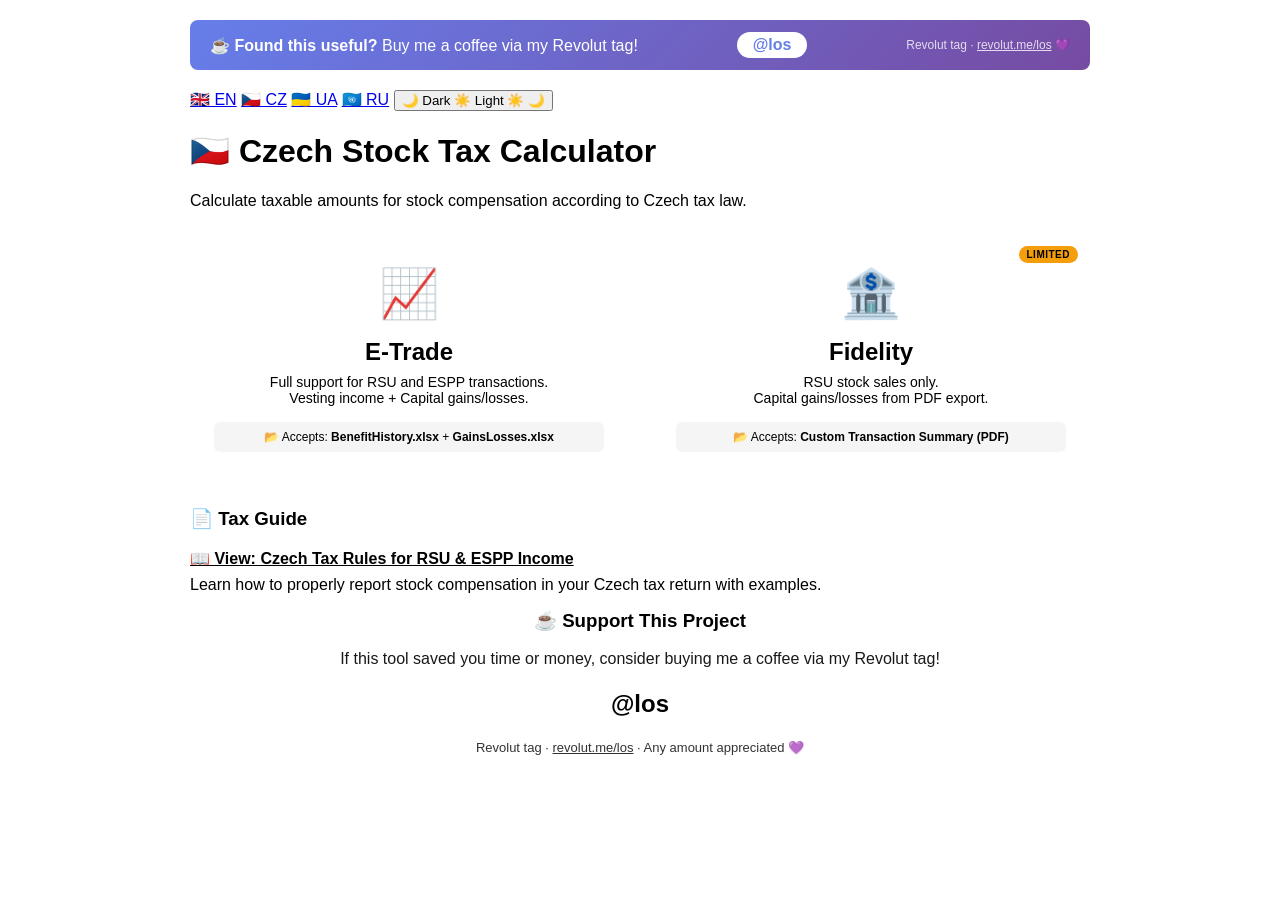
<file: src/main/resources/templates/landing.html>
<!DOCTYPE html>
<html xmlns:th="http://www.thymeleaf.org">
<head>
    <meta charset="UTF-8">
    <meta name="viewport" content="width=device-width, initial-scale=1.0">
    <title>Stock Tax Calculator — Choose Your Broker</title>
    <link rel="icon" href="data:image/svg+xml,<svg xmlns=%22http://www.w3.org/2000/svg%22 viewBox=%220 0 100 100%22><text y=%22.9em%22 font-size=%2290%22>💰</text></svg>">
    <link rel="stylesheet" th:href="@{/css/theme.css}">
    <script th:src="@{/js/theme.js}"></script>
    <style>
        body {
            font-family: -apple-system, BlinkMacSystemFont, 'Segoe UI', Roboto, sans-serif;
            max-width: 900px;
            margin: 0 auto;
            padding: 20px;
        }
        .broker-grid {
            display: grid;
            grid-template-columns: 1fr 1fr;
            gap: 24px;
            margin-top: 24px;
        }
        .broker-card {
            border-radius: 12px;
            padding: 32px 24px;
            box-shadow: 0 4px 12px var(--card-shadow);
            text-align: center;
            text-decoration: none;
            color: inherit;
            transition: transform 0.2s ease, box-shadow 0.2s ease;
            display: block;
            position: relative;
        }
        .broker-card:hover {
            transform: translateY(-4px);
            box-shadow: 0 8px 24px var(--card-shadow);
        }
        .broker-card .broker-icon {
            font-size: 48px;
            margin-bottom: 16px;
        }
        .broker-card h2 {
            margin: 0 0 8px 0;
            font-size: 24px;
        }
        .broker-card .broker-desc {
            font-size: 14px;
            color: var(--text-muted);
            margin: 0 0 16px 0;
        }
        .broker-card .broker-formats {
            font-size: 12px;
            color: var(--text-muted);
            padding: 8px 12px;
            border-radius: 6px;
            background: var(--bg-secondary, rgba(0,0,0,0.04));
        }
        .badge-limited {
            position: absolute;
            top: 12px;
            right: 12px;
            background: #f59e0b;
            color: #000;
            font-size: 10px;
            font-weight: 700;
            padding: 3px 8px;
            border-radius: 10px;
            text-transform: uppercase;
            letter-spacing: 0.5px;
        }
        .subtitle {
            color: var(--text-muted);
            font-size: 16px;
            margin-top: 4px;
        }
    </style>
</head>
<body>
    <div class="support-banner" style="background: linear-gradient(135deg, #667eea 0%, #764ba2 100%); color: white; padding: 12px 20px; border-radius: 8px; margin-bottom: 20px; display: flex; justify-content: space-between; align-items: center; flex-wrap: wrap; gap: 8px;">
        <span>☕ <strong>Found this useful?</strong> Buy me a coffee via my Revolut tag!</span>
        <a href="https://revolut.me/los" target="_blank" style="background: white; color: #667eea; padding: 4px 16px; border-radius: 15px; font-weight: bold; text-decoration: none;">@los</a>
        <span style="font-size: 12px; opacity: 0.8;">Revolut tag · <a href="https://revolut.me/los" target="_blank" style="color: white;">revolut.me/los</a> 💜</span>
    </div>

    <div class="lang-box">
        <a href="?lang=en" class="lang-flag">🇬🇧 EN</a>
        <a href="?lang=cs" class="lang-flag">🇨🇿 CZ</a>
        <a href="?lang=ua" class="lang-flag">🇺🇦 UA</a>
        <a href="?lang=ru" class="lang-flag">🇺🇳 RU</a>
        <button onclick="toggleTheme()" class="theme-toggle">
            <span class="theme-text dark-text">🌙 Dark</span>
            <span class="theme-text light-text">☀️ Light</span>
            <span class="light-icon">☀️</span>
            <span class="dark-icon">🌙</span>
        </button>
    </div>

    <h1>🇨🇿 <span th:text="#{app.title.cz}">Czech Stock Tax Calculator</span></h1>
    <p class="subtitle" th:text="#{form.subtitle}">Calculate taxable amounts for stock compensation according to Czech tax law.</p>

    <div class="broker-grid">
        <a href="/etrade" class="broker-card" id="etrade-card">
            <div class="broker-icon">📈</div>
            <h2>E-Trade</h2>
            <p class="broker-desc">
                Full support for RSU and ESPP transactions.<br>
                Vesting income + Capital gains/losses.
            </p>
            <div class="broker-formats">
                📂 Accepts: <strong>BenefitHistory.xlsx</strong> + <strong>GainsLosses.xlsx</strong>
            </div>
        </a>

        <a href="/fidelity" class="broker-card" id="fidelity-card">
            <span class="badge-limited">Limited</span>
            <div class="broker-icon">🏦</div>
            <h2>Fidelity</h2>
            <p class="broker-desc">
                RSU stock sales only.<br>
                Capital gains/losses from PDF export.
            </p>
            <div class="broker-formats">
                📂 Accepts: <strong>Custom Transaction Summary (PDF)</strong>
            </div>
        </a>
    </div>

    <div class="info-box" style="margin-top: 24px; background: var(--guide-bg); border-color: var(--guide-border);">
        <h3 th:text="#{info.guideTitle}">📄 Tax Guide</h3>
        <p style="margin: 0;">
            <a href="/tax-guide" style="color: var(--link-color); font-weight: 600;" th:text="#{info.guideLink}">
                📖 View: Czech Tax Rules for RSU &amp; ESPP Income
            </a>
        </p>
        <p class="hint" style="margin-top: 8px;" th:text="#{info.guideHint}">Learn how to properly report stock compensation in your Czech tax return with examples.</p>
    </div>

    <div class="info-box" style="margin-top: 16px; background: linear-gradient(135deg, var(--banner-bg-1) 0%, var(--banner-bg-2) 100%); border: none; color: var(--banner-text); text-align: center;">
        <h3 style="color: var(--banner-text); margin-top: 0;" th:text="#{support.boxTitle}">☕ Support This Project</h3>
        <p style="margin: 8px 0; opacity: 0.9;">If this tool saved you time or money, consider buying me a coffee via my Revolut tag!</p>
        <a href="https://revolut.me/los" target="_blank" style="font-size: 24px; font-weight: bold; background: var(--banner-text); color: var(--banner-bg-1); padding: 6px 20px; border-radius: 20px; display: inline-block; margin: 8px 0; text-decoration: none;">
            @los
        </a>
        <p style="margin: 8px 0; opacity: 0.8; font-size: 13px;">Revolut tag · <a href="https://revolut.me/los" target="_blank" style="color: var(--banner-text);">revolut.me/los</a> · Any amount appreciated 💜</p>
    </div>
</body>
</html>
</file>
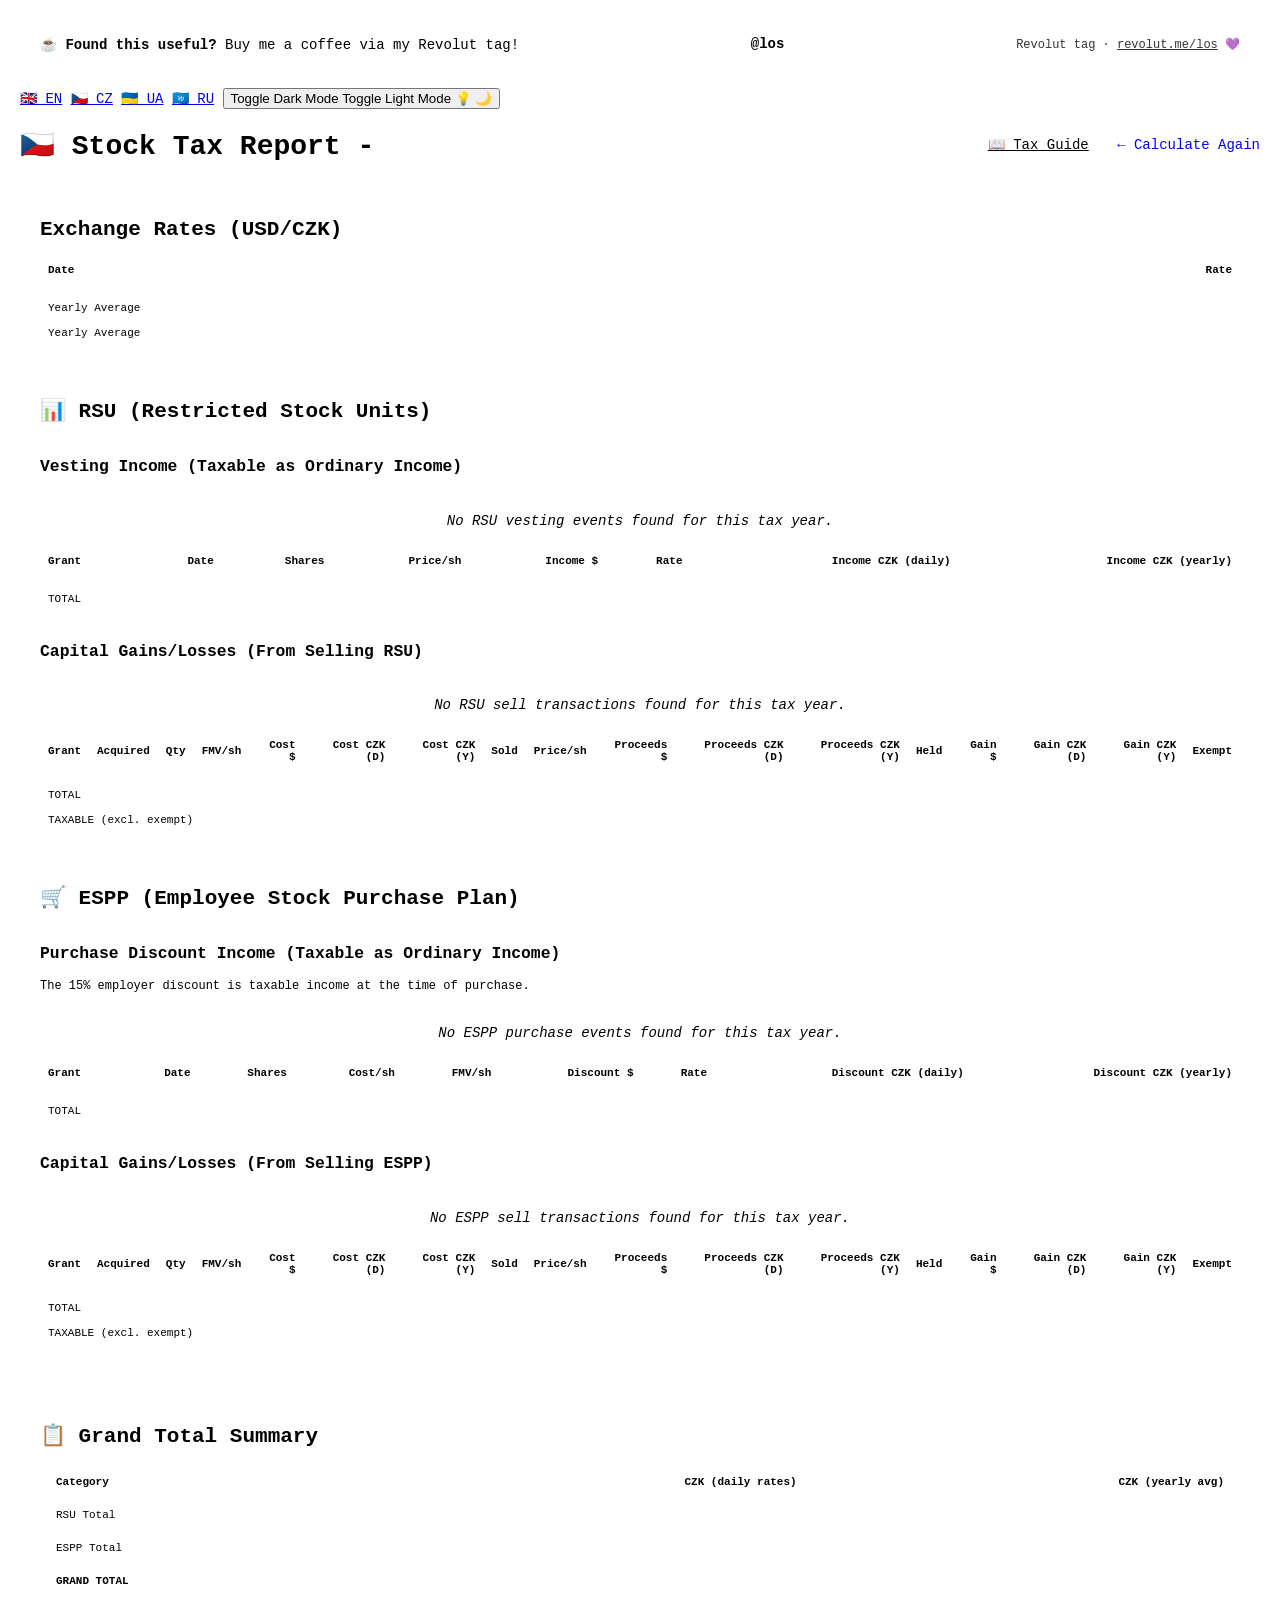
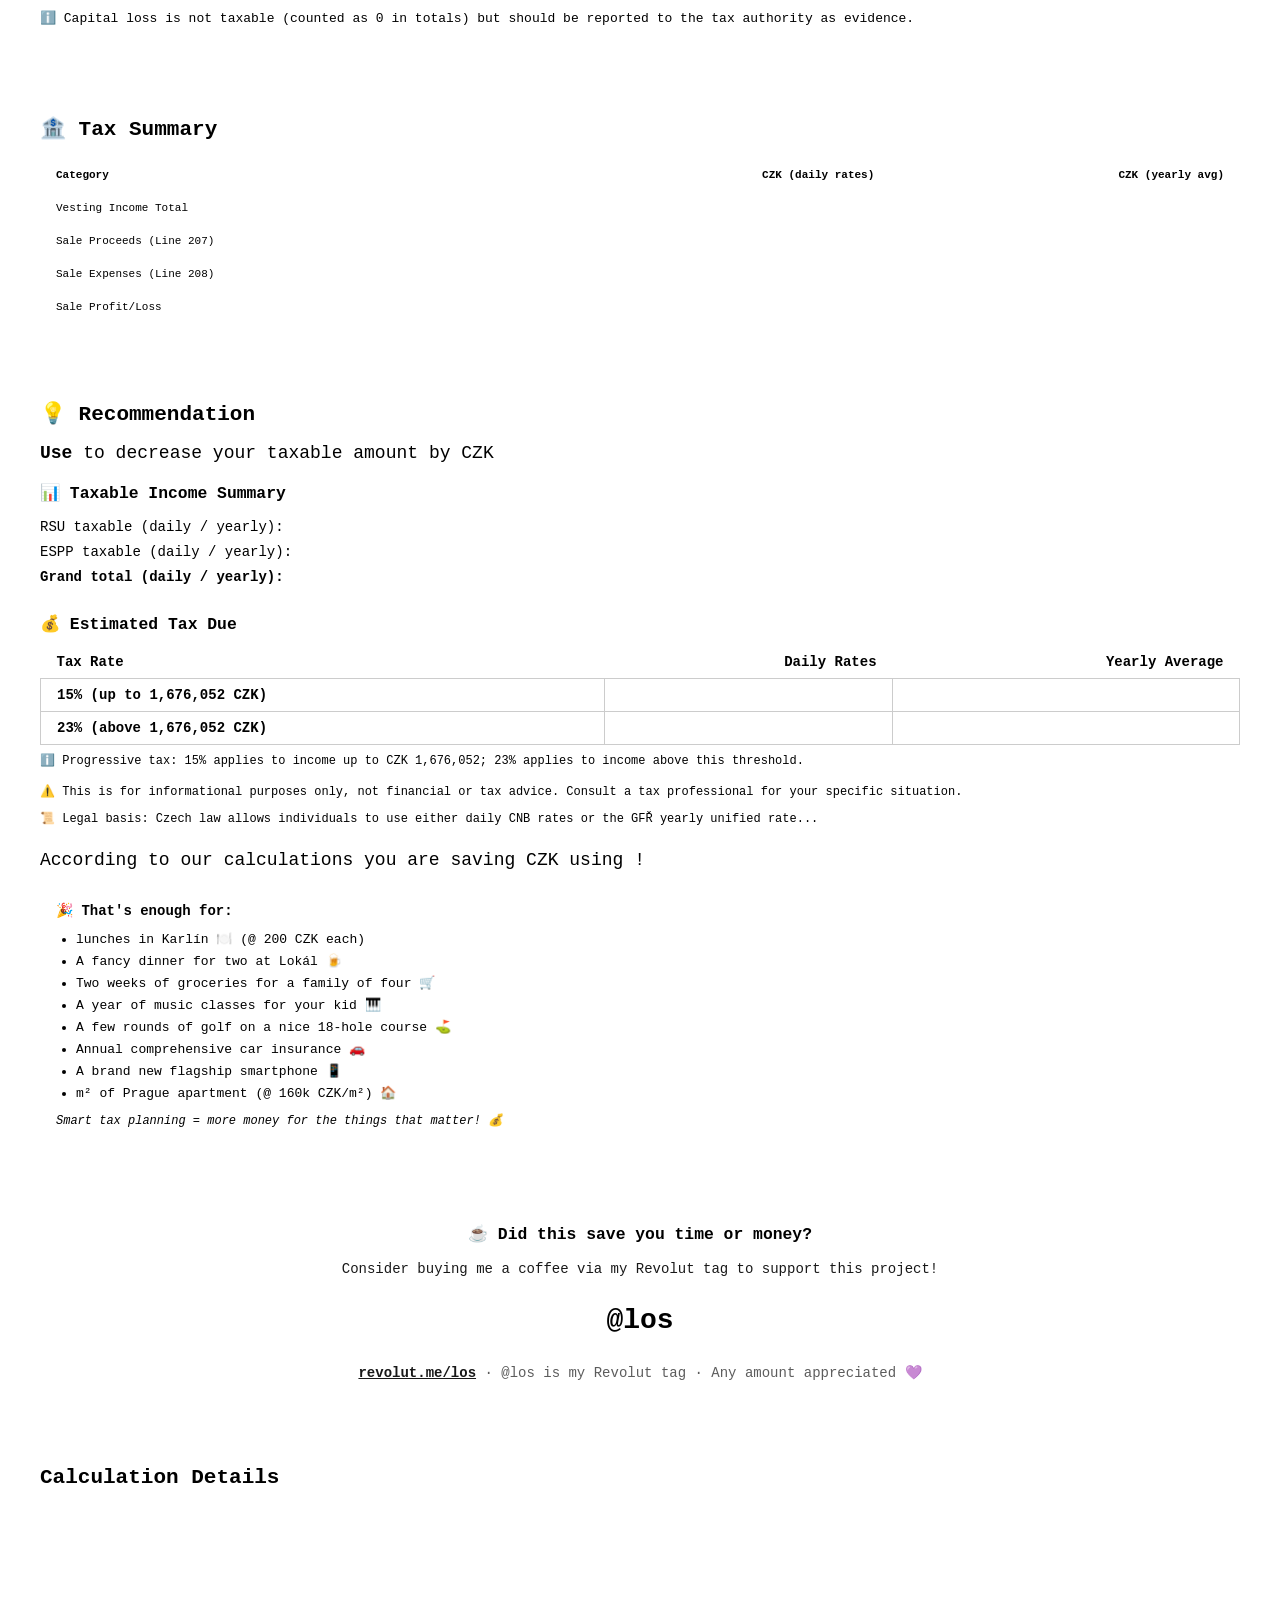
<file: src/main/resources/templates/results.html>
<!DOCTYPE html>
<html xmlns:th="http://www.thymeleaf.org">
<head>
    <meta charset="UTF-8">
    <meta name="viewport" content="width=device-width, initial-scale=1.0">
    <title>Stock Tax Report</title>
    <link rel="icon" href="data:image/svg+xml,<svg xmlns=%22http://www.w3.org/2000/svg%22 viewBox=%220 0 100 100%22><text y=%22.9em%22 font-size=%2290%22>💰</text></svg>">
    <link rel="stylesheet" th:href="@{/css/theme.css}">
    <script th:src="@{/js/theme.js}"></script>
    <style>
        body {
            font-family: -apple-system, BlinkMacSystemFont, 'Segoe UI', Roboto, monospace;
            max-width: 1600px;
            margin: 0 auto;
            padding: 20px;
            font-size: 14px;
        }
        .header { display: flex; justify-content: space-between; align-items: center; }
        .back-link { text-decoration: none; }
        .card {
            border-radius: 8px;
            padding: 20px;
            box-shadow: 0 2px 4px var(--card-shadow);
            margin-bottom: 20px;
            overflow-x: auto;
        }
        .section-header {
            padding: 12px 20px;
            border-radius: 8px 8px 0 0;
            margin: -20px -20px 20px -20px;
            border-bottom: 2px solid transparent;
        }
        .section-header h2 { margin: 0; }
        table {
            width: 100%;
            border-collapse: collapse;
            font-size: 11px;
        }
        th, td {
            padding: 6px 8px;
            text-align: right;
            border-bottom: 1px solid transparent; /* Managed by var(--table-border) via theme.css */
        }
        th {
            font-weight: 600;
            position: sticky;
            top: 0;
        }
        td:first-child, th:first-child { text-align: left; }
        .exempt { font-style: italic; }
        .summary-table td, .summary-table th { padding: 10px 16px; }
        .log-box {
            padding: 16px;
            border-radius: 4px;
            overflow-x: auto;
            white-space: pre-wrap;
            font-family: 'SF Mono', Monaco, monospace;
            font-size: 12px;
            max-height: 400px;
            overflow-y: auto;
        }
        .empty-notice {
            font-style: italic;
            padding: 20px;
            text-align: center;
        }
    </style>
</head>
<body>
    <div class="support-banner" style="background: linear-gradient(135deg, var(--banner-bg-1) 0%, var(--banner-bg-2) 100%); color: var(--banner-text); padding: 12px 20px; border-radius: 8px; margin-bottom: 20px; display: flex; justify-content: space-between; align-items: center; flex-wrap: wrap; gap: 8px;">
        <span>☕ <strong>Found this useful?</strong> Buy me a coffee via my Revolut tag!</span>
        <a href="https://revolut.me/los" target="_blank" style="background: var(--banner-text); color: var(--banner-bg-1); padding: 4px 16px; border-radius: 15px; font-weight: bold; text-decoration: none;">@los</a>
        <span style="font-size: 12px; opacity: 0.8;">Revolut tag · <a href="https://revolut.me/los" target="_blank" style="color: var(--banner-text);">revolut.me/los</a> 💜</span>
    </div>

    <div class="lang-box">
        <a href="?lang=en" class="lang-flag">🇬🇧 EN</a>
        <a href="?lang=cs" class="lang-flag">🇨🇿 CZ</a>
        <a href="?lang=ua" class="lang-flag">🇺🇦 UA</a>
        <a href="?lang=ru" class="lang-flag">🇺🇳 RU</a>
        <button onclick="toggleTheme()" class="theme-toggle">
            <span class="theme-text dark-text" th:text="#{nav.theme.toggle.dark}">Toggle Dark Mode</span>
            <span class="theme-text light-text" th:text="#{nav.theme.toggle.light}">Toggle Light Mode</span>
            <span class="light-icon">💡</span>
            <span class="dark-icon">🌙</span>
        </button>
    </div>

    <div class="header">
        <h1>🇨🇿 <span th:text="#{app.title.report}">Stock Tax Report</span> - <span th:text="${taxYear}"></span></h1>
        <div>
            <a href="/tax-guide" style="margin-right: 20px; color: var(--link-color);">📖 <span th:text="#{nav.guide}">Tax Guide</span></a>
            <a href="/etrade" class="back-link">← <span th:text="#{nav.calculate.again}">Calculate Again</span></a>
        </div>
    </div>

    <!-- Exchange Rates Table -->
    <div class="card">
        <h2 th:text="#{report.rates.title}">Exchange Rates (USD/CZK)</h2>
        <table>
            <thead>
                <tr><th th:text="#{report.rates.date}">Date</th><th th:text="#{report.rates.rate}">Rate</th></tr>
            </thead>
            <tbody>
                <tr th:each="entry : ${exchangeRates}">
                    <td th:text="${entry.key}"></td>
                    <td th:text="${#numbers.formatDecimal(entry.value, 1, 3)}"></td>
                </tr>
                <tr class="total-row" th:if="${rsuVestingReport.vestEvents.size() > 0}">
                    <td th:text="#{report.rates.yearlyAvg}">Yearly Average</td>
                    <td th:text="${#numbers.formatDecimal(rsuVestingReport.vestEvents[0].yearlyAvgRate, 1, 3)}"></td>
                </tr>
                <tr class="total-row" th:if="${rsuVestingReport.vestEvents.size() == 0 and esppPurchaseReport.purchases.size() > 0}">
                    <td th:text="#{report.rates.yearlyAvg}">Yearly Average</td>
                    <td th:text="${#numbers.formatDecimal(esppPurchaseReport.purchases[0].yearlyAvgRate, 1, 3)}"></td>
                </tr>
            </tbody>
        </table>
    </div>

    <!-- ==================== RSU SECTION ==================== -->
    <div class="card" th:if="${processRsu}">
        <div class="section-header">
            <h2>📊 <span th:text="#{report.rsu.title}">RSU (Restricted Stock Units)</span></h2>
        </div>

        <!-- RSU Vesting Income -->
        <h3 th:text="#{report.vesting.title}">Vesting Income (Taxable as Ordinary Income)</h3>
        <div th:if="${rsuVestingReport.vestEvents.size() == 0}" class="empty-notice" th:text="#{report.empty.vesting}">
            No RSU vesting events found for this tax year.
        </div>
        <table th:if="${rsuVestingReport.vestEvents.size() > 0}">
            <thead>
                <tr>
                    <th th:text="#{report.table.grant}">Grant</th>
                    <th th:text="#{report.table.date}">Date</th>
                    <th th:text="#{report.table.shares}">Shares</th>
                    <th th:text="#{report.table.pricePerSh}">Price/sh</th>
                    <th th:text="#{report.table.incomeUsd}">Income $</th>
                    <th th:text="#{report.rates.rate}">Rate</th>
                    <th th:text="#{report.table.incomeCzkDaily}">Income CZK (daily)</th>
                    <th th:text="#{report.table.incomeCzkYearly}">Income CZK (yearly)</th>
                </tr>
            </thead>
            <tbody>
                <tr th:each="v : ${rsuVestingReport.vestEvents}">
                    <td th:text="${v.grantNumber}"></td>
                    <td th:text="${v.vestDate}"></td>
                    <td th:text="${v.quantity}"></td>
                    <td th:text="${'$' + #numbers.formatDecimal(v.pricePerShare, 1, 'COMMA', 2, 'POINT')}"></td>
                    <td th:text="${#numbers.formatDecimal(v.taxableGainUsd, 1, 'COMMA', 2, 'POINT')}"></td>
                    <td th:text="${#numbers.formatDecimal(v.vestDateRate, 1, 3)}"></td>
                    <td th:text="${#numbers.formatDecimal(v.taxableGainCzkByDate, 1, 'COMMA', 2, 'POINT')}"></td>
                    <td th:text="${#numbers.formatDecimal(v.taxableGainCzkByYearlyAvg, 1, 'COMMA', 2, 'POINT')}"></td>
                </tr>
                <tr class="total-row">
                    <td th:text="#{report.table.total}">TOTAL</td>
                    <td></td>
                    <td th:text="${rsuVestingReport.totalShares}"></td>
                    <td></td>
                    <td th:text="${#numbers.formatDecimal(rsuVestingReport.totalTaxableGainUsd, 1, 'COMMA', 2, 'POINT')}"></td>
                    <td></td>
                    <td th:text="${#numbers.formatDecimal(rsuVestingReport.totalTaxableGainCzkByDate, 1, 'COMMA', 2, 'POINT')}"></td>
                    <td th:text="${#numbers.formatDecimal(rsuVestingReport.totalTaxableGainCzkByYearlyAvg, 1, 'COMMA', 2, 'POINT')}"></td>
                </tr>
            </tbody>
        </table>

        <!-- RSU Capital Gains/Losses -->
        <h3 style="margin-top: 30px;" th:text="#{report.gains.title}">Capital Gains/Losses (From Selling RSU)</h3>
        <div th:if="${rsuSellReport.transactions.size() == 0}" class="empty-notice" th:text="#{report.empty.rsuSell}">
            No RSU sell transactions found for this tax year.
        </div>
        <table th:if="${rsuSellReport.transactions.size() > 0}">
            <thead>
                <tr>
                    <th th:text="#{report.table.grant}">Grant</th>
                    <th th:text="#{report.table.acquired}">Acquired</th>
                    <th th:text="#{report.table.qty}">Qty</th>
                    <th th:text="#{report.table.fmvPerSh}">FMV/sh</th>
                    <th th:text="#{report.table.costUsd}">Cost $</th>
                    <th th:text="#{report.table.costCzkD}">Cost CZK (D)</th>
                    <th th:text="#{report.table.costCzkY}">Cost CZK (Y)</th>
                    <th th:text="#{report.table.sold}">Sold</th>
                    <th th:text="#{report.table.pricePerSh}">Price/sh</th>
                    <th th:text="#{report.table.proceedsUsd}">Proceeds $</th>
                    <th th:text="#{report.table.proceedsCzkD}">Proceeds CZK (D)</th>
                    <th th:text="#{report.table.proceedsCzkY}">Proceeds CZK (Y)</th>
                    <th th:text="#{report.table.held}">Held</th>
                    <th th:text="#{report.table.gainUsd}">Gain $</th>
                    <th th:text="#{report.table.gainCzkD}">Gain CZK (D)</th>
                    <th th:text="#{report.table.gainCzkY}">Gain CZK (Y)</th>
                    <th th:text="#{report.table.exempt}">Exempt</th>
                </tr>
            </thead>
            <tbody>
                <tr th:each="t : ${rsuSellReport.transactions}">
                    <td th:text="${t.grantNumber}"></td>
                    <td th:text="${t.vestDate}"></td>
                    <td th:text="${t.quantity}"></td>
                    <td th:text="${'$' + #numbers.formatDecimal(t.vestPricePerShare, 1, 'COMMA', 2, 'POINT')}"></td>
                    <td th:text="${#numbers.formatDecimal(t.vestPricePerShare * t.quantity, 1, 'COMMA', 2, 'POINT')}"></td>
                    <td th:text="${#numbers.formatDecimal(t.vestPricePerShare * t.quantity * t.vestDateRate, 1, 'COMMA', 2, 'POINT')}"></td>
                    <td th:text="${#numbers.formatDecimal(t.vestPricePerShare * t.quantity * t.yearlyAvgRate, 1, 'COMMA', 2, 'POINT')}"></td>
                    <td th:text="${t.sellDate}"></td>
                    <td th:text="${'$' + #numbers.formatDecimal(t.sellPricePerShare, 1, 'COMMA', 2, 'POINT')}"></td>
                    <td th:text="${#numbers.formatDecimal(t.sellProceedsUsd, 1, 'COMMA', 2, 'POINT')}"></td>
                    <td th:text="${#numbers.formatDecimal(t.sellProceedsUsd * t.sellDateRate, 1, 'COMMA', 2, 'POINT')}"></td>
                    <td th:text="${#numbers.formatDecimal(t.sellProceedsUsd * t.yearlyAvgRate, 1, 'COMMA', 2, 'POINT')}"></td>
                    <td th:text="${(t.holdingPeriod.years > 0 ? t.holdingPeriod.years + 'y ' : '') + (t.holdingPeriod.months > 0 ? t.holdingPeriod.months + 'm ' : '') + t.holdingPeriod.days + 'd'}"></td>
                    <td th:class="${t.capitalGainLossUsd.signum() < 0 ? 'negative' : ''}"
                        th:text="${#numbers.formatDecimal(t.capitalGainLossUsd, 1, 'COMMA', 2, 'POINT')}"></td>
                    <td th:class="${t.capitalGainLossCzkByDate.signum() < 0 ? 'negative' : ''}"
                        th:text="${#numbers.formatDecimal(t.capitalGainLossCzkByDate, 1, 'COMMA', 2, 'POINT')}"></td>
                    <td th:class="${t.capitalGainLossCzkByYearlyAvg.signum() < 0 ? 'negative' : ''}"
                        th:text="${#numbers.formatDecimal(t.capitalGainLossCzkByYearlyAvg, 1, 'COMMA', 2, 'POINT')}"></td>
                    <td th:text="${t.capitalGainsExempt} ? #{report.table.yes} : #{report.table.no}"
                        th:class="${t.capitalGainsExempt ? 'exempt' : ''}"></td>
                </tr>
                <tr class="total-row">
                    <td colspan="4" th:text="#{report.table.total}">TOTAL</td>
                    <td th:text="${#numbers.formatDecimal(rsuSellReport.totalPurchaseCostUsd, 1, 'COMMA', 2, 'POINT')}"></td>
                    <td th:text="${#numbers.formatDecimal(rsuSellReport.totalPurchaseCostCzkByDate, 1, 'COMMA', 2, 'POINT')}"></td>
                    <td th:text="${#numbers.formatDecimal(rsuSellReport.totalPurchaseCostCzkByYearlyAvg, 1, 'COMMA', 2, 'POINT')}"></td>
                    <td colspan="2"></td>
                    <td th:text="${#numbers.formatDecimal(rsuSellReport.totalSaleProceedsUsd, 1, 'COMMA', 2, 'POINT')}"></td>
                    <td th:text="${#numbers.formatDecimal(rsuSellReport.totalSaleProceedsCzkByDate, 1, 'COMMA', 2, 'POINT')}"></td>
                    <td th:text="${#numbers.formatDecimal(rsuSellReport.totalSaleProceedsCzkByYearlyAvg, 1, 'COMMA', 2, 'POINT')}"></td>
                    <td></td>
                    <td th:text="${#numbers.formatDecimal(rsuSellReport.totalCapitalGainLossUsd, 1, 'COMMA', 2, 'POINT')}"></td>
                    <td th:text="${#numbers.formatDecimal(rsuSellReport.totalCapitalGainLossCzkByDate, 1, 'COMMA', 2, 'POINT')}"></td>
                    <td th:text="${#numbers.formatDecimal(rsuSellReport.totalCapitalGainLossCzkByYearlyAvg, 1, 'COMMA', 2, 'POINT')}"></td>
                    <td></td>
                </tr>
                <tr class="total-row">
                    <td colspan="13" th:text="#{report.table.taxable}">TAXABLE (excl. exempt)</td>
                    <td th:text="${#numbers.formatDecimal(rsuSellReport.totalTaxableCapitalGainUsd, 1, 'COMMA', 2, 'POINT')}"></td>
                    <td th:text="${#numbers.formatDecimal(rsuSellReport.totalTaxableCapitalGainCzkByDate, 1, 'COMMA', 2, 'POINT')}"></td>
                    <td th:text="${#numbers.formatDecimal(rsuSellReport.totalTaxableCapitalGainCzkByYearlyAvg, 1, 'COMMA', 2, 'POINT')}"></td>
                    <td></td>
                </tr>
            </tbody>
        </table>
    </div>

    <!-- ==================== ESPP SECTION ==================== -->
    <div class="card" th:if="${processEspp}">
        <div class="section-header espp">
            <h2>🛒 <span th:text="#{report.espp.title}">ESPP (Employee Stock Purchase Plan)</span></h2>
        </div>

        <!-- ESPP Purchase Discount Income -->
        <h3 th:text="#{report.espp.discount.title}">Purchase Discount Income (Taxable as Ordinary Income)</h3>
        <p style="color: var(--text-muted); font-size: 12px; margin-bottom: 12px;" th:text="#{report.espp.discount.desc}">
            The 15% employer discount is taxable income at the time of purchase.
        </p>
        <div th:if="${esppPurchaseReport.purchases.size() == 0}" class="empty-notice" th:text="#{report.empty.esppPurchases}">
            No ESPP purchase events found for this tax year.
        </div>
        <table th:if="${esppPurchaseReport.purchases.size() > 0}">
            <thead>
                <tr>
                    <th th:text="#{report.table.grant}">Grant</th>
                    <th th:text="#{report.table.date}">Date</th>
                    <th th:text="#{report.table.shares}">Shares</th>
                    <th>Cost/sh</th>
                    <th th:text="#{report.table.fmvPerSh}">FMV/sh</th>
                    <th>Discount $</th>
                    <th th:text="#{report.rates.rate}">Rate</th>
                    <th>Discount CZK (daily)</th>
                    <th>Discount CZK (yearly)</th>
                </tr>
            </thead>
            <tbody>
                <tr th:each="p : ${esppPurchaseReport.purchases}">
                    <td th:text="${p.grantNumber}"></td>
                    <td th:text="${p.purchaseDate}"></td>
                    <td th:text="${p.quantity}"></td>
                    <td th:text="${'$' + #numbers.formatDecimal(p.purchasePrice, 1, 'COMMA', 2, 'POINT')}"></td>
                    <td th:text="${'$' + #numbers.formatDecimal(p.purchaseDateFmv, 1, 'COMMA', 2, 'POINT')}"></td>
                    <td th:text="${#numbers.formatDecimal(p.discountBenefitUsd, 1, 'COMMA', 2, 'POINT')}"></td>
                    <td th:text="${#numbers.formatDecimal(p.purchaseDateRate, 1, 3)}"></td>
                    <td th:text="${#numbers.formatDecimal(p.discountBenefitCzkByDate, 1, 'COMMA', 2, 'POINT')}"></td>
                    <td th:text="${#numbers.formatDecimal(p.discountBenefitCzkByYearlyAvg, 1, 'COMMA', 2, 'POINT')}"></td>
                </tr>
                <tr class="total-row">
                    <td>TOTAL</td>
                    <td></td>
                    <td th:text="${esppPurchaseReport.totalShares}"></td>
                    <td></td>
                    <td></td>
                    <td th:text="${#numbers.formatDecimal(esppPurchaseReport.totalDiscountBenefitUsd, 1, 'COMMA', 2, 'POINT')}"></td>
                    <td></td>
                    <td th:text="${#numbers.formatDecimal(esppPurchaseReport.totalDiscountBenefitCzkByDate, 1, 'COMMA', 2, 'POINT')}"></td>
                    <td th:text="${#numbers.formatDecimal(esppPurchaseReport.totalDiscountBenefitCzkByYearlyAvg, 1, 'COMMA', 2, 'POINT')}"></td>
                </tr>
            </tbody>
        </table>

        <!-- ESPP Capital Gains/Losses -->
        <h3 style="margin-top: 30px;">Capital Gains/Losses (From Selling ESPP)</h3>
        <div th:if="${esppSellReport.transactions.size() == 0}" class="empty-notice">
            No ESPP sell transactions found for this tax year.
        </div>
        <table th:if="${esppSellReport.transactions.size() > 0}">
            <thead>
                <tr>
                    <th>Grant</th>
                    <th>Acquired</th>
                    <th>Qty</th>
                    <th>FMV/sh</th>
                    <th>Cost $</th>
                    <th>Cost CZK (D)</th>
                    <th>Cost CZK (Y)</th>
                    <th>Sold</th>
                    <th>Price/sh</th>
                    <th>Proceeds $</th>
                    <th>Proceeds CZK (D)</th>
                    <th>Proceeds CZK (Y)</th>
                    <th>Held</th>
                    <th>Gain $</th>
                    <th>Gain CZK (D)</th>
                    <th>Gain CZK (Y)</th>
                    <th>Exempt</th>
                </tr>
            </thead>
            <tbody>
                <tr th:each="t : ${esppSellReport.transactions}">
                    <td th:text="${t.grantNumber}"></td>
                    <td th:text="${t.vestDate}"></td>
                    <td th:text="${t.quantity}"></td>
                    <td th:text="${'$' + #numbers.formatDecimal(t.vestPricePerShare, 1, 'COMMA', 2, 'POINT')}"></td>
                    <td th:text="${#numbers.formatDecimal(t.vestPricePerShare * t.quantity, 1, 'COMMA', 2, 'POINT')}"></td>
                    <td th:text="${#numbers.formatDecimal(t.vestPricePerShare * t.quantity * t.vestDateRate, 1, 'COMMA', 2, 'POINT')}"></td>
                    <td th:text="${#numbers.formatDecimal(t.vestPricePerShare * t.quantity * t.yearlyAvgRate, 1, 'COMMA', 2, 'POINT')}"></td>
                    <td th:text="${t.sellDate}"></td>
                    <td th:text="${'$' + #numbers.formatDecimal(t.sellPricePerShare, 1, 'COMMA', 2, 'POINT')}"></td>
                    <td th:text="${#numbers.formatDecimal(t.sellProceedsUsd, 1, 'COMMA', 2, 'POINT')}"></td>
                    <td th:text="${#numbers.formatDecimal(t.sellProceedsUsd * t.sellDateRate, 1, 'COMMA', 2, 'POINT')}"></td>
                    <td th:text="${#numbers.formatDecimal(t.sellProceedsUsd * t.yearlyAvgRate, 1, 'COMMA', 2, 'POINT')}"></td>
                    <td th:text="${(t.holdingPeriod.years > 0 ? t.holdingPeriod.years + 'y ' : '') + (t.holdingPeriod.months > 0 ? t.holdingPeriod.months + 'm ' : '') + t.holdingPeriod.days + 'd'}"></td>
                    <td th:class="${t.capitalGainLossUsd.signum() < 0 ? 'negative' : ''}"
                        th:text="${#numbers.formatDecimal(t.capitalGainLossUsd, 1, 'COMMA', 2, 'POINT')}"></td>
                    <td th:class="${t.capitalGainLossCzkByDate.signum() < 0 ? 'negative' : ''}"
                        th:text="${#numbers.formatDecimal(t.capitalGainLossCzkByDate, 1, 'COMMA', 2, 'POINT')}"></td>
                    <td th:class="${t.capitalGainLossCzkByYearlyAvg.signum() < 0 ? 'negative' : ''}"
                        th:text="${#numbers.formatDecimal(t.capitalGainLossCzkByYearlyAvg, 1, 'COMMA', 2, 'POINT')}"></td>
                    <td th:text="${t.capitalGainsExempt ? 'YES' : 'no'}"
                        th:class="${t.capitalGainsExempt ? 'exempt' : ''}"></td>
                </tr>
                <tr class="total-row">
                    <td colspan="4">TOTAL</td>
                    <td th:text="${#numbers.formatDecimal(esppSellReport.totalPurchaseCostUsd, 1, 'COMMA', 2, 'POINT')}"></td>
                    <td th:text="${#numbers.formatDecimal(esppSellReport.totalPurchaseCostCzkByDate, 1, 'COMMA', 2, 'POINT')}"></td>
                    <td th:text="${#numbers.formatDecimal(esppSellReport.totalPurchaseCostCzkByYearlyAvg, 1, 'COMMA', 2, 'POINT')}"></td>
                    <td colspan="2"></td>
                    <td th:text="${#numbers.formatDecimal(esppSellReport.totalSaleProceedsUsd, 1, 'COMMA', 2, 'POINT')}"></td>
                    <td th:text="${#numbers.formatDecimal(esppSellReport.totalSaleProceedsCzkByDate, 1, 'COMMA', 2, 'POINT')}"></td>
                    <td th:text="${#numbers.formatDecimal(esppSellReport.totalSaleProceedsCzkByYearlyAvg, 1, 'COMMA', 2, 'POINT')}"></td>
                    <td></td>
                    <td th:text="${#numbers.formatDecimal(esppSellReport.totalCapitalGainLossUsd, 1, 'COMMA', 2, 'POINT')}"></td>
                    <td th:text="${#numbers.formatDecimal(esppSellReport.totalCapitalGainLossCzkByDate, 1, 'COMMA', 2, 'POINT')}"></td>
                    <td th:text="${#numbers.formatDecimal(esppSellReport.totalCapitalGainLossCzkByYearlyAvg, 1, 'COMMA', 2, 'POINT')}"></td>
                    <td></td>
                </tr>
                <tr class="total-row">
                    <td colspan="13" th:text="#{report.table.taxable}">TAXABLE (excl. exempt)</td>
                    <td th:text="${#numbers.formatDecimal(esppSellReport.totalTaxableCapitalGainUsd, 1, 'COMMA', 2, 'POINT')}"></td>
                    <td th:text="${#numbers.formatDecimal(esppSellReport.totalTaxableCapitalGainCzkByDate, 1, 'COMMA', 2, 'POINT')}"></td>
                    <td th:text="${#numbers.formatDecimal(esppSellReport.totalTaxableCapitalGainCzkByYearlyAvg, 1, 'COMMA', 2, 'POINT')}"></td>
                    <td></td>
                </tr>
            </tbody>
        </table>
    </div>

    <!-- ==================== GRAND TOTAL ==================== -->
    <div class="card">
        <h2>📋 Grand Total Summary</h2>
        <table class="summary-table">
            <thead>
                <tr>
                    <th>Category</th>
                    <th>CZK (daily rates)</th>
                    <th>CZK (yearly avg)</th>
                </tr>
            </thead>
            <tbody>
                <tr th:if="${processRsu}">
                    <td>RSU Total</td>
                    <td th:text="${#numbers.formatDecimal(recommendation.rsuTotalDaily, 1, 'COMMA', 2, 'POINT')}"></td>
                    <td th:text="${#numbers.formatDecimal(recommendation.rsuTotalYearly, 1, 'COMMA', 2, 'POINT')}"></td>
                </tr>
                <tr th:if="${processEspp}">
                    <td>ESPP Total</td>
                    <td th:text="${#numbers.formatDecimal(recommendation.esppTotalDaily, 1, 'COMMA', 2, 'POINT')}"></td>
                    <td th:text="${#numbers.formatDecimal(recommendation.esppTotalYearly, 1, 'COMMA', 2, 'POINT')}"></td>
                </tr>
                <tr class="total-row">
                    <td><strong>GRAND TOTAL</strong></td>
                    <td th:text="${#numbers.formatDecimal(recommendation.grandTotalDaily, 1, 'COMMA', 2, 'POINT')}"
                        th:class="${recommendation.betterRate == 'daily' ? 'better' : ''}"></td>
                    <td th:text="${#numbers.formatDecimal(recommendation.grandTotalYearly, 1, 'COMMA', 2, 'POINT')}"
                        th:class="${recommendation.betterRate == 'yearly' ? 'better' : ''}"></td>
                </tr>
            </tbody>
        </table>

        <p th:if="${(processRsu and rsuSellReport.totalCapitalGainLossCzkByDate.signum() < 0) or (processEspp and esppSellReport.totalCapitalGainLossCzkByDate.signum() < 0)}"
           style="color: var(--text-muted); margin-top: 12px; font-size: 13px;">
            ℹ️ Capital loss is not taxable (counted as 0 in totals) but should be reported to the tax authority as evidence.
        </p>
    </div>

    <!-- ==================== TAX SUMMARY ==================== -->
    <div class="card">
        <h2>🏦 <span th:text="#{report.taxSummary.title}">Tax Summary</span></h2>
        <table class="summary-table">
            <thead>
            <tr>
                <th th:text="#{report.summary.category}">Category</th>
                <th th:text="#{report.summary.czkDaily}">CZK (daily rates)</th>
                <th th:text="#{report.summary.czkYearly}">CZK (yearly avg)</th>
            </tr>
            </thead>
            <tbody>
            <tr>
                <td th:text="#{report.taxSummary.vestingTotal}">Vesting Income Total</td>
                <td th:text="${#numbers.formatDecimal(recommendation.vestTotalDaily, 1, 'COMMA', 2, 'POINT')}"></td>
                <td th:text="${#numbers.formatDecimal(recommendation.vestTotalYearly, 1, 'COMMA', 2, 'POINT')}"></td>
            </tr>
            <tr>
                <td th:text="#{report.taxSummary.sellProceeds}">Sale Proceeds (Line 207)</td>
                <td th:text="${#numbers.formatDecimal(recommendation.sellTotalProceedsDaily, 1, 'COMMA', 2, 'POINT')}"></td>
                <td th:text="${#numbers.formatDecimal(recommendation.sellTotalProceedsYearly, 1, 'COMMA', 2, 'POINT')}"></td>
            </tr>
            <tr>
                <td th:text="#{report.taxSummary.sellExpenses}">Sale Expenses (Line 208)</td>
                <td th:text="${#numbers.formatDecimal(recommendation.sellTotalCostsDaily, 1, 'COMMA', 2, 'POINT')}"></td>
                <td th:text="${#numbers.formatDecimal(recommendation.sellTotalCostsYearly, 1, 'COMMA', 2, 'POINT')}"></td>
            </tr>
            <tr>
                <td th:text="#{report.taxSummary.sellGainLoss}">Sale Profit/Loss</td>
                <td th:text="${#numbers.formatDecimal(recommendation.totalGainsLossesDaily, 1, 'COMMA', 2, 'POINT')}"></td>
                <td th:text="${#numbers.formatDecimal(recommendation.totalGainsLossesYearly, 1, 'COMMA', 2, 'POINT')}"></td>
            </tr>
            </tbody>
        </table>
    </div>

    <!-- Recommendation -->
    <div class="card" style="background: var(--rec-bg); border: 2px solid var(--rec-border);">
        <h2 style="color: var(--rec-heading);">💡 <span th:text="#{report.rec.title}">Recommendation</span></h2>
        <p style="font-size: 18px; margin: 16px 0;">
            <strong th:text="#{report.rec.use}">Use</strong>
            <strong><span th:text="${recommendation.betterRate == 'daily' ? #messages.msg('report.rec.daily') : #messages.msg('report.rec.yearly')}"></span></strong>
            <span th:text="#{report.rec.toDecrease}">to decrease your taxable amount by</span> <strong th:text="${#numbers.formatDecimal(recommendation.taxableDifference, 1, 'COMMA', 2, 'POINT')}"></strong> CZK
        </p>

        <h3 style="color: var(--rec-heading); margin-top: 20px; margin-bottom: 12px;">📊 <span th:text="#{report.incomeSummary.title}">Taxable Income Summary</span></h3>
        <table style="font-size: 14px; width: auto;">
            <tr th:if="${processRsu}">
                <td style="padding: 4px 16px 4px 0;" th:text="#{report.incomeSummary.rsu}">RSU taxable (daily / yearly):</td>
                <td th:text="${#numbers.formatDecimal(recommendation.rsuTotalDaily, 1, 'COMMA', 2, 'POINT') + ' / ' + #numbers.formatDecimal(recommendation.rsuTotalYearly, 1, 'COMMA', 2, 'POINT') + ' CZK'}"></td>
            </tr>
            <tr th:if="${processEspp}">
                <td style="padding: 4px 16px 4px 0;" th:text="#{report.incomeSummary.espp}">ESPP taxable (daily / yearly):</td>
                <td th:text="${#numbers.formatDecimal(recommendation.esppTotalDaily, 1, 'COMMA', 2, 'POINT') + ' / ' + #numbers.formatDecimal(recommendation.esppTotalYearly, 1, 'COMMA', 2, 'POINT') + ' CZK'}"></td>
            </tr>
            <tr style="font-weight: 600;">
                <td style="padding: 4px 16px 4px 0;" th:text="#{report.incomeSummary.grandTotal}">Grand total (daily / yearly):</td>
                <td th:text="${#numbers.formatDecimal(recommendation.grandTotalDaily, 1, 'COMMA', 2, 'POINT') + ' / ' + #numbers.formatDecimal(recommendation.grandTotalYearly, 1, 'COMMA', 2, 'POINT') + ' CZK'}"></td>
            </tr>
        </table>

        <h3 style="color: var(--rec-heading); margin-top: 24px; margin-bottom: 12px;">💰 <span th:text="#{report.taxDue.title}">Estimated Tax Due</span></h3>
        <table style="font-size: 14px; border-collapse: collapse;">
            <thead>
                <tr style="background: var(--rec-bg);">
                    <th style="padding: 8px 16px; text-align: left; border: 1px solid var(--rec-border);" th:text="#{report.taxDue.taxRate}">Tax Rate</th>
                    <th style="padding: 8px 16px; text-align: right; border: 1px solid var(--rec-border);" th:text="#{report.taxDue.dailyRates}">Daily Rates</th>
                    <th style="padding: 8px 16px; text-align: right; border: 1px solid var(--rec-border);" th:text="#{report.taxDue.yearlyAvg}">Yearly Average</th>
                </tr>
            </thead>
            <tbody>
                <tr>
                    <td style="padding: 8px 16px; border: 1px solid #ccc;"><strong th:text="#{report.taxDue.upto15}">15% (up to 1,676,052 CZK)</strong></td>
                    <td style="padding: 8px 16px; text-align: right; border: 1px solid #ccc;"
                        th:text="${#numbers.formatDecimal(recommendation.grandTotalDaily * 0.15, 1, 'COMMA', 2, 'POINT') + ' CZK'}"
                        th:classappend="${recommendation.betterRate == 'daily' ? 'better' : ''}"></td>
                    <td style="padding: 8px 16px; text-align: right; border: 1px solid #ccc;"
                        th:text="${#numbers.formatDecimal(recommendation.grandTotalYearly * 0.15, 1, 'COMMA', 2, 'POINT') + ' CZK'}"
                        th:classappend="${recommendation.betterRate == 'yearly' ? 'better' : ''}"></td>
                </tr>
                <tr>
                    <td style="padding: 8px 16px; border: 1px solid #ccc;"><strong th:text="#{report.taxDue.above23}">23% (above 1,676,052 CZK)</strong></td>
                    <td style="padding: 8px 16px; text-align: right; border: 1px solid #ccc;"
                        th:text="${#numbers.formatDecimal(recommendation.grandTotalDaily * 0.23, 1, 'COMMA', 2, 'POINT') + ' CZK'}"
                        th:classappend="${recommendation.betterRate == 'daily' ? 'better' : ''}"></td>
                    <td style="padding: 8px 16px; text-align: right; border: 1px solid #ccc;"
                        th:text="${#numbers.formatDecimal(recommendation.grandTotalYearly * 0.23, 1, 'COMMA', 2, 'POINT') + ' CZK'}"
                        th:classappend="${recommendation.betterRate == 'yearly' ? 'better' : ''}"></td>
                </tr>
            </tbody>
        </table>
        <p style="font-size: 12px; color: var(--text-muted); margin-top: 8px;" th:text="#{report.taxDue.note}">
            ℹ️ Progressive tax: 15% applies to income up to CZK 1,676,052; 23% applies to income above this threshold.
        </p>

        <p style="font-size: 12px; color: var(--text-muted); margin-top: 16px;" th:text="#{report.taxDue.disclaimer}">
            ⚠️ This is for informational purposes only, not financial or tax advice.
            Consult a tax professional for your specific situation.
        </p>

        <p style="font-size: 12px; color: var(--text-muted); margin-top: 12px;" th:utext="#{report.fxLegal.note}">
            📜 Legal basis: Czech law allows individuals to use either daily CNB rates or the GFŘ yearly unified rate...
        </p>

        <p style="font-size: 18px; margin: 24px 0 16px 0;">
            <span th:text="#{report.rec.savingStart}">According to our calculations you are saving</span>
            <strong th:text="${#numbers.formatDecimal(recommendation.taxSavings, 1, 'COMMA', 2, 'POINT')}"></strong> CZK
            <span th:text="#{report.rec.savingEnd}">using</span>
            <strong><span th:text="${recommendation.betterRate == 'daily' ? #messages.msg('report.rec.daily') : #messages.msg('report.rec.yearly')}"></span></strong>!
        </p>

        <!-- Fun Savings Equivalents -->
        <div th:if="${recommendation.taxSavings > 0}" style="background: var(--card-bg); border-radius: 8px; padding: 16px; margin: 0 0 20px 0; border: 1px solid var(--border-color);">
            <p style="font-size: 14px; color: var(--text-main); margin: 0 0 12px 0;">
                <strong>🎉 <span th:text="#{report.rec.enoughFor}">That's enough for:</span></strong>
            </p>
            <ul style="margin: 0; padding-left: 20px; font-size: 13px; color: var(--text-muted);">
                <!-- Always show lunches -->
                <li style="margin-bottom: 6px;">
                    <strong th:text="${#numbers.formatDecimal(recommendation.taxSavings / 200, 0, 'COMMA', 0, 'POINT')}"></strong>
                    <span th:text="#{report.rec.lunches}">lunches in Karlín 🍽️ (@ 200 CZK each)</span>
                </li>

                <!-- < 2.5k CZK -->
                <li th:if="${recommendation.taxSavings < 2500}" style="margin-bottom: 6px;" th:text="#{report.rec.fancyDinner}">
                    A fancy dinner for two at Lokál 🍺
                </li>

                <!-- 2.5k - 6k CZK -->
                <li th:if="${recommendation.taxSavings >= 2500 and recommendation.taxSavings < 6000}" style="margin-bottom: 6px;" th:text="#{report.rec.groceries}">
                    Two weeks of groceries for a family of four 🛒
                </li>

                <!-- 6k - 23k CZK -->
                <li th:if="${recommendation.taxSavings >= 6000 and recommendation.taxSavings < 23000}" style="margin-bottom: 6px;" th:text="#{report.rec.music}">
                    A year of music classes for your kid 🎹
                </li>
                <li th:if="${recommendation.taxSavings >= 6000 and recommendation.taxSavings < 23000}" style="margin-bottom: 6px;" th:text="#{report.rec.golf}">
                    A few rounds of golf on a nice 18-hole course ⛳
                </li>

                <!-- >= 23k CZK -->
                <li th:if="${recommendation.taxSavings >= 23000}" style="margin-bottom: 6px;" th:text="#{report.rec.insurance}">
                    Annual comprehensive car insurance 🚗
                </li>
                <li th:if="${recommendation.taxSavings >= 23000}" style="margin-bottom: 6px;" th:text="#{report.rec.phone}">
                    A brand new flagship smartphone 📱
                </li>
                <li th:if="${recommendation.taxSavings >= 23000}" style="margin-bottom: 6px;">
                    <strong th:text="${#numbers.formatDecimal(recommendation.taxSavings / 160000, 1, 'COMMA', 1, 'POINT')}"></strong>
                    <span th:text="#{report.rec.apartment}">m² of Prague apartment (@ 160k CZK/m²) 🏠</span>
                </li>
            </ul>
            <p style="font-size: 12px; color: var(--text-muted); margin: 12px 0 0 0; font-style: italic;" th:text="#{report.rec.smart}">
                Smart tax planning = more money for the things that matter! 💰
            </p>
        </div>
    </div>

    <!-- Support Banner -->
    <div class="card" style="background: linear-gradient(135deg, var(--banner-bg-1) 0%, var(--banner-bg-2) 100%); border: none; color: var(--banner-text); text-align: center;">
        <h3 style="color: var(--banner-text); margin-top: 0;">☕ <span th:text="#{support.banner.title}">Did this save you time or money?</span></h3>
        <p style="margin: 8px 0; opacity: 0.9;" th:text="#{support.banner.desc}">Consider buying me a coffee via my Revolut tag to support this project!</p>
        <a href="https://revolut.me/los" target="_blank" style="font-size: 28px; font-weight: bold; background: var(--banner-text); color: var(--banner-bg-1); padding: 8px 28px; border-radius: 25px; display: inline-block; margin: 12px 0; text-decoration: none;">
            @los
        </a>
        <p style="margin: 8px 0; opacity: 0.9; font-size: 14px;">
            <a href="https://revolut.me/los" target="_blank" style="color: var(--banner-text); font-weight: 600;">revolut.me/los</a>
            <span style="opacity: 0.7;">· @los is my <span th:text="#{support.banner.tag}">Revolut tag</span> · <span th:text="#{support.banner.appreciate}">Any amount appreciated</span> 💜</span>
        </p>
    </div>

    <!-- Calculation Log -->
    <div class="card">
        <h2 th:text="#{report.log.title}">Calculation Details</h2>
        <div class="log-box" th:text="${logMessages}"></div>
    </div>
</body>
</html>
</file>
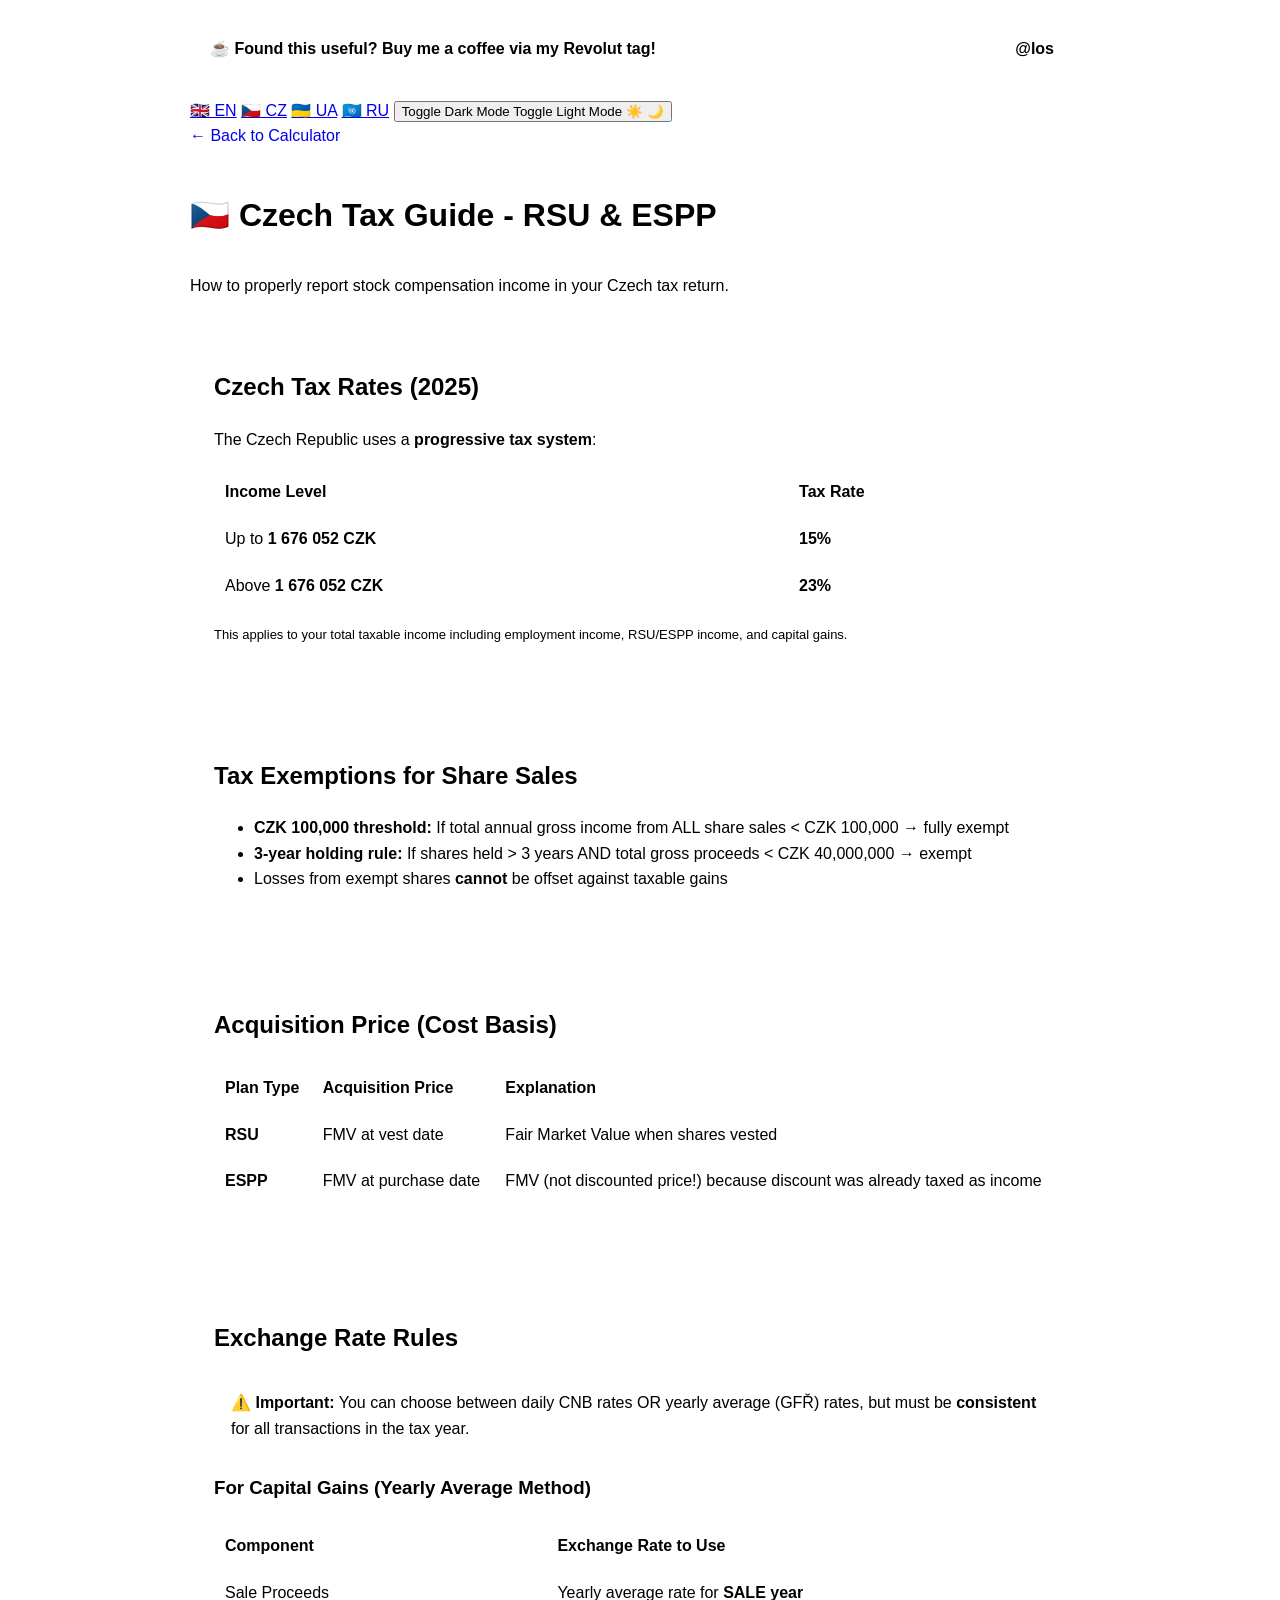
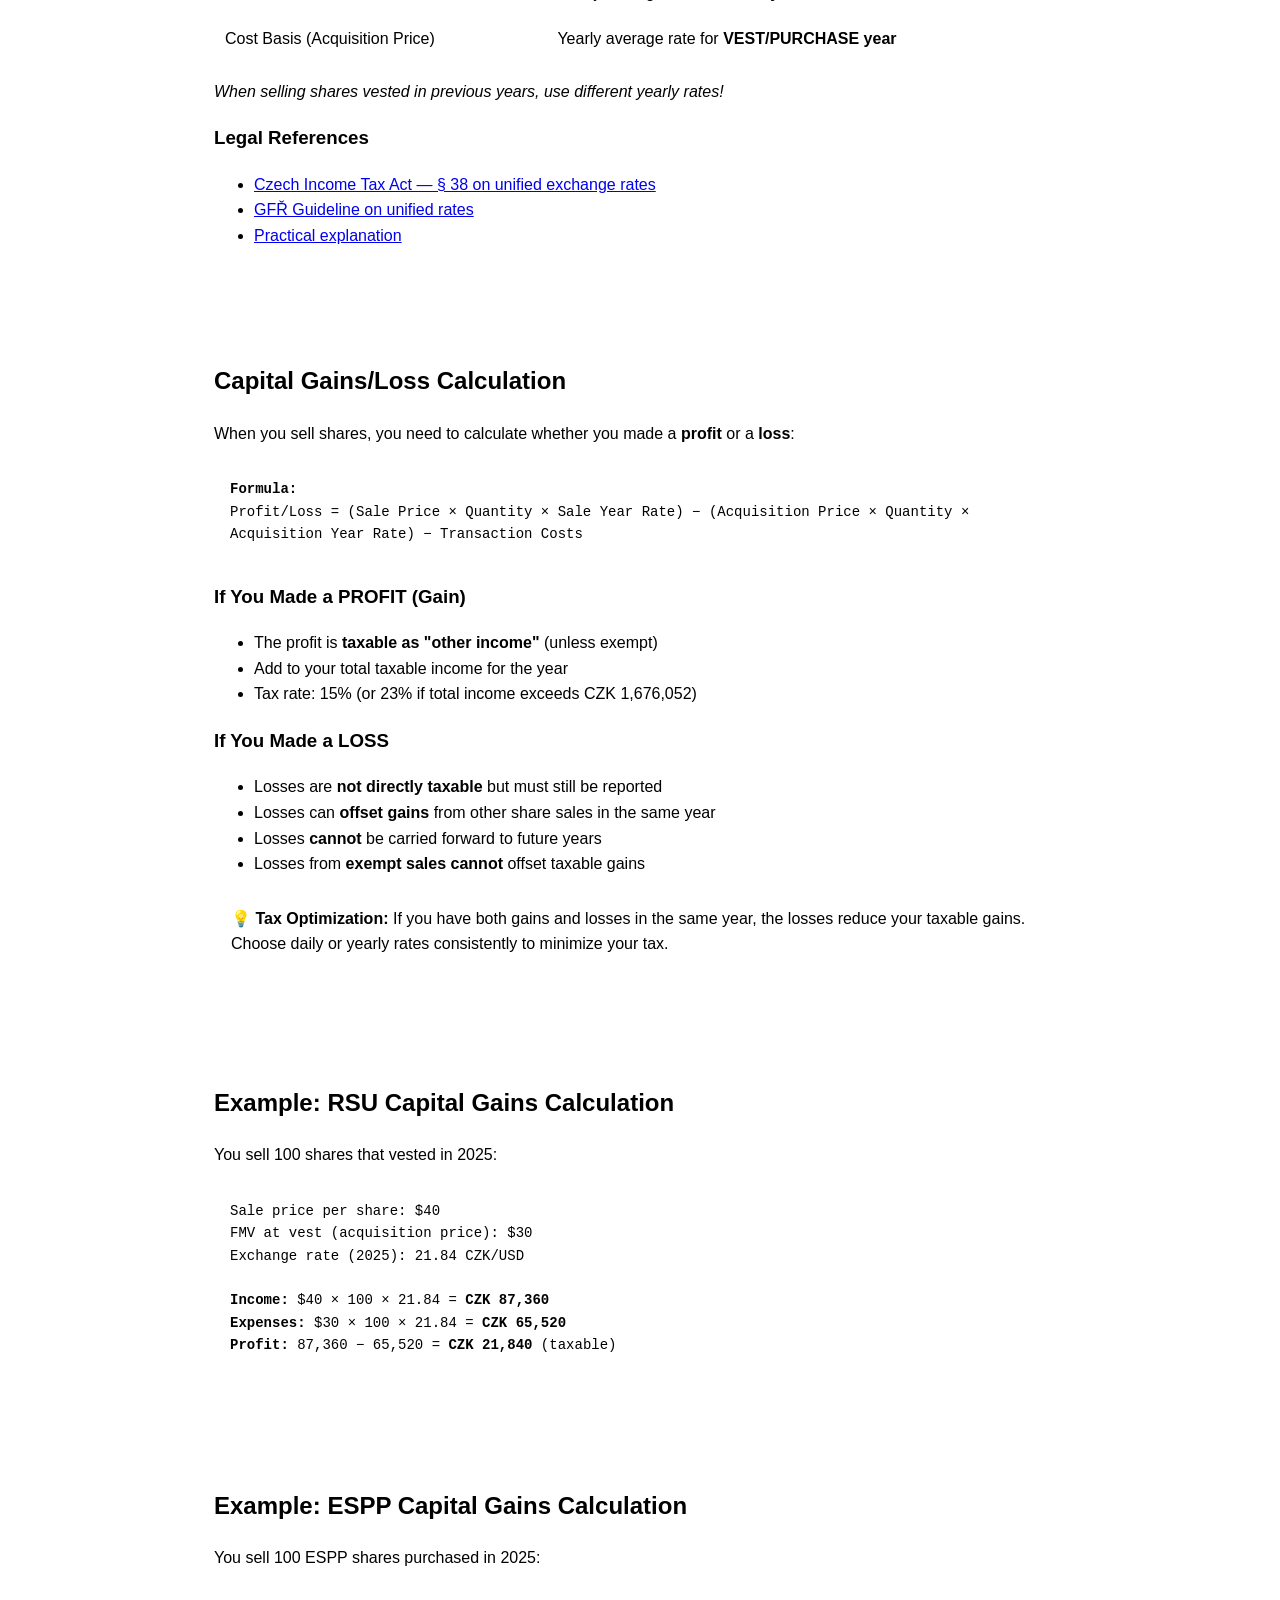
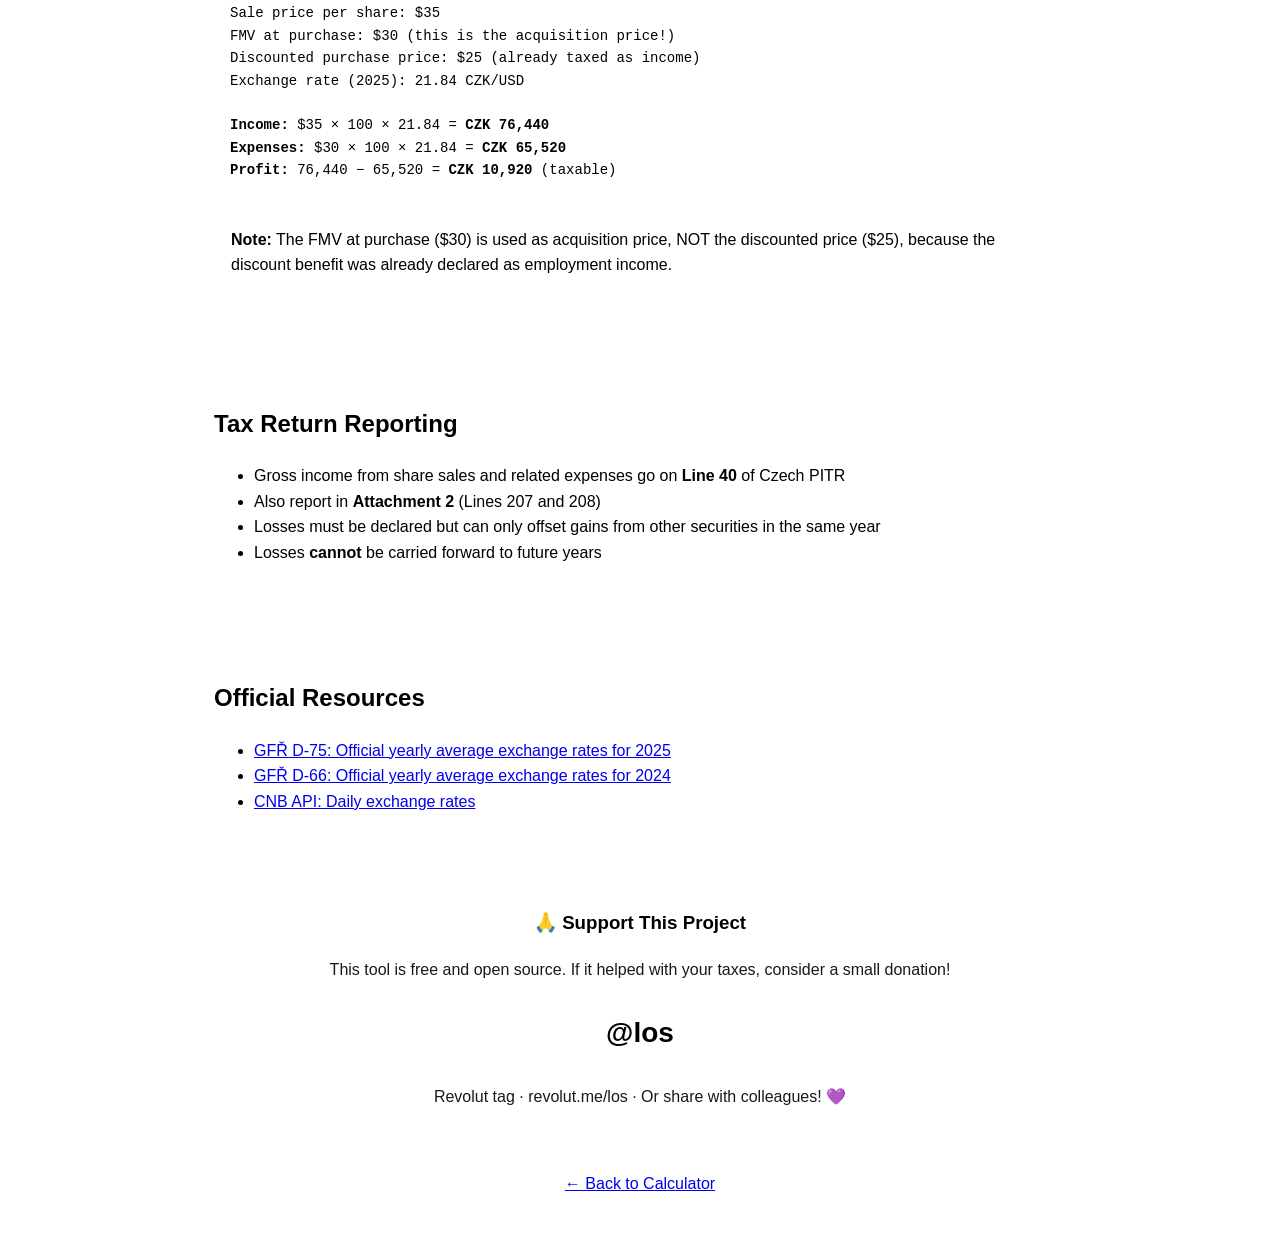
<file: src/main/resources/templates/tax-guide.html>
<!DOCTYPE html>
<html xmlns:th="http://www.thymeleaf.org">
<head>
    <meta charset="UTF-8">
    <meta name="viewport" content="width=device-width, initial-scale=1.0">
    <title>Czech Tax Guide - RSU & ESPP</title>
    <link rel="icon" href="data:image/svg+xml,<svg xmlns=%22http://www.w3.org/2000/svg%22 viewBox=%220 0 100 100%22><text y=%22.9em%22 font-size=%2290%22>💰</text></svg>">
    <link rel="stylesheet" th:href="@{/css/theme.css}">
    <script th:src="@{/js/theme.js}"></script>
    <style>
        body {
            font-family: -apple-system, BlinkMacSystemFont, 'Segoe UI', Roboto, sans-serif;
            max-width: 900px;
            margin: 0 auto;
            padding: 20px;
            line-height: 1.6;
        }
        h1 { border-bottom: 2px solid var(--border-color); padding-bottom: 10px; }
        h2 { margin-top: 30px; }
        
        .card {
            border-radius: 8px;
            padding: 24px;
            box-shadow: 0 2px 4px var(--card-shadow);
            margin-bottom: 20px;
        }
        .example {
            border-left: 4px solid var(--border-color);
            padding: 16px;
            margin: 16px 0;
            font-family: monospace;
            font-size: 14px;
        }
        .important {
            padding: 12px 16px;
            border-radius: 4px;
            margin: 16px 0;
            border: 1px solid transparent;
        }
        
        table {
            width: 100%;
            border-collapse: collapse;
            margin: 16px 0;
        }
        th, td {
            padding: 10px;
            text-align: left;
            border: 1px solid transparent;
        }
        
        .back-link {
            display: inline-block;
            margin-bottom: 20px;
            text-decoration: none;
        }
        .back-link:hover { text-decoration: underline; }
        .support-box {
            background: linear-gradient(135deg, var(--banner-bg-1) 0%, var(--banner-bg-2) 100%);
            color: var(--banner-text);
            padding: 24px;
            border-radius: 12px;
            text-align: center;
            margin: 30px 0;
        }
        .support-box h3 { margin-top: 0; color: var(--banner-text); }
        .support-box .revolut-tag {
            font-size: 28px;
            font-weight: bold;
            background: var(--banner-text);
            color: var(--banner-bg-1);
            padding: 8px 24px;
            border-radius: 25px;
            display: inline-block;
            margin: 12px 0;
        }
        .support-box p { margin: 8px 0; opacity: 0.9; }
    </style>
</head>
<body>
    <div class="support-banner" style="background: linear-gradient(135deg, var(--banner-bg-1) 0%, var(--banner-bg-2) 100%); color: var(--banner-text); padding: 12px 20px; border-radius: 8px; margin-bottom: 20px; display: flex; justify-content: space-between; align-items: center; flex-wrap: wrap; gap: 8px;">
        <span>☕ <strong th:utext="#{support.bannerTitle}">Found this useful? Buy me a coffee via my Revolut tag!</strong></span>
        <a href="https://revolut.me/los" target="_blank" style="background: var(--banner-text); color: var(--banner-bg-1); padding: 4px 16px; border-radius: 15px; font-weight: bold; text-decoration: none;">@los</a>
    </div>

    <div class="lang-box">
        <a href="?lang=en" class="lang-flag">🇬🇧 EN</a>
        <a href="?lang=cs" class="lang-flag">🇨🇿 CZ</a>
        <a href="?lang=ua" class="lang-flag">🇺🇦 UA</a>
        <a href="?lang=ru" class="lang-flag">🇺🇳 RU</a>
        <button onclick="toggleTheme()" class="theme-toggle">
            <span class="theme-text dark-text" th:text="#{nav.theme.toggle.dark}">Toggle Dark Mode</span>
            <span class="theme-text light-text" th:text="#{nav.theme.toggle.light}">Toggle Light Mode</span>
            <span class="light-icon">☀️</span>
            <span class="dark-icon">🌙</span>
        </button>
    </div>

    <a href="/" class="back-link" th:text="#{nav.back}">← Back to Calculator</a>

    <h1>🇨🇿 <span th:text="#{guide.title}">Czech Tax Guide - RSU & ESPP</span></h1>
    <p th:text="#{guide.subtitle}">How to properly report stock compensation income in your Czech tax return.</p>

    <div class="card">
        <h2 th:text="#{guide.rates.title}">Czech Tax Rates (2025)</h2>
        <p th:utext="#{guide.rates.desc}">The Czech Republic uses a <strong>progressive tax system</strong>:</p>
        <table>
            <tr>
                <th th:text="#{guide.rates.level}">Income Level</th>
                <th th:text="#{guide.rates.rate}">Tax Rate</th>
            </tr>
            <tr>
                <td><span th:text="#{guide.rates.upTo}">Up to</span> <strong>1 676 052 CZK</strong></td>
                <td><strong>15%</strong></td>
            </tr>
            <tr>
                <td><span th:text="#{guide.rates.above}">Above</span> <strong>1 676 052 CZK</strong></td>
                <td><strong>23%</strong></td>
            </tr>
        </table>
        <p style="font-size: 13px; color: var(--text-muted); margin-top: 8px;" th:text="#{guide.rates.note}">
            This applies to your total taxable income including employment income, RSU/ESPP income, and capital gains.
        </p>
    </div>

    <div class="card">
        <h2 th:text="#{guide.exempt.title}">Tax Exemptions for Share Sales</h2>
        <ul>
            <li th:utext="#{guide.exempt.100k}"><strong>CZK 100,000 threshold:</strong> If total annual gross income from ALL share sales &lt; CZK 100,000 → fully exempt</li>
            <li th:utext="#{guide.exempt.3yr}"><strong>3-year holding rule:</strong> If shares held &gt; 3 years AND total gross proceeds &lt; CZK 40,000,000 → exempt</li>
            <li th:utext="#{guide.exempt.loss}">Losses from exempt shares <strong>cannot</strong> be offset against taxable gains</li>
        </ul>
    </div>

    <div class="card">
        <h2 th:text="#{guide.acq.title}">Acquisition Price (Cost Basis)</h2>
        <table>
            <tr>
                <th th:text="#{guide.acq.plan}">Plan Type</th>
                <th th:text="#{guide.acq.price}">Acquisition Price</th>
                <th th:text="#{guide.acq.expl}">Explanation</th>
            </tr>
            <tr>
                <td><strong>RSU</strong></td>
                <td th:text="#{guide.acq.rsuPrice}">FMV at vest date</td>
                <td th:text="#{guide.acq.rsuExpl}">Fair Market Value when shares vested</td>
            </tr>
            <tr>
                <td><strong>ESPP</strong></td>
                <td th:text="#{guide.acq.esppPrice}">FMV at purchase date</td>
                <td th:text="#{guide.acq.esppExpl}">FMV (not discounted price!) because discount was already taxed as income</td>
            </tr>
        </table>
    </div>

    <div class="card">
        <h2 th:text="#{guide.exch.title}">Exchange Rate Rules</h2>
        <div class="important" th:utext="#{guide.exch.warning}">
            <strong>⚠️ Important:</strong> You can choose between daily CNB rates OR yearly average (GFŘ) rates, but must be <strong>consistent</strong> for all transactions in the tax year.
        </div>
        
        <h3 th:text="#{guide.exch.cgTitle}">For Capital Gains (Yearly Average Method)</h3>
        <table>
            <tr>
                <th th:text="#{guide.exch.comp}">Component</th>
                <th th:text="#{guide.exch.rateToUse}">Exchange Rate to Use</th>
            </tr>
            <tr>
                <td th:text="#{guide.exch.sale}">Sale Proceeds</td>
                <td th:utext="#{guide.exch.saleRate}">Yearly average rate for <strong>SALE year</strong></td>
            </tr>
            <tr>
                <td th:text="#{guide.exch.cost}">Cost Basis (Acquisition Price)</td>
                <td th:utext="#{guide.exch.costRate}">Yearly average rate for <strong>VEST/PURCHASE year</strong></td>
            </tr>
        </table>
        <p th:utext="#{guide.exch.note}"><em>When selling shares vested in previous years, use different yearly rates!</em></p>

        <h3 th:text="#{guide.exch.legalTitle}">Legal References</h3>
        <ul>
            <li><a href="https://www.zakonyprolidi.cz/cs/1992-586#p38" target="_blank" th:utext="#{guide.exch.legal1}">Czech Income Tax Act — § 38 on unified exchange rates</a></li>
            <li><a href="https://financnisprava.gov.cz/assets/cs/prilohy/d-sprava-dani-a-poplatku/Pokyn_GFR-D-65.pdf" target="_blank" th:utext="#{guide.exch.legal2}">GFŘ Guideline on unified rates</a></li>
            <li><a href="https://www.behounek.eu/l/jednotny-kurs/" target="_blank" th:utext="#{guide.exch.legal3}">Practical explanation</a></li>
        </ul>
    </div>

    <div class="card">
        <h2 th:text="#{guide.calc.title}">Capital Gains/Loss Calculation</h2>
        <p th:utext="#{guide.calc.desc}">When you sell shares, you need to calculate whether you made a <strong>profit</strong> or a <strong>loss</strong>:</p>

        <div class="example" style="background: var(--guide-success-bg); border-left-color: var(--guide-success-border);" th:utext="#{guide.calc.formula}">
<strong>Formula:</strong><br>
Profit/Loss = (Sale Price × Quantity × Sale Year Rate) − (Acquisition Price × Quantity × Acquisition Year Rate) − Transaction Costs
        </div>

        <h3 style="margin-top: 20px;" th:text="#{guide.calc.profitTitle}">If You Made a PROFIT (Gain)</h3>
        <ul>
            <li th:utext="#{guide.calc.profit1}">The profit is <strong>taxable as "other income"</strong> (unless exempt)</li>
            <li th:utext="#{guide.calc.profit2}">Add to your total taxable income for the year</li>
            <li th:utext="#{guide.calc.profit3}">Tax rate: 15% (or 23% if total income exceeds CZK 1,676,052)</li>
        </ul>

        <h3 th:text="#{guide.calc.lossTitle}">If You Made a LOSS</h3>
        <ul>
            <li th:utext="#{guide.calc.loss1}">Losses are <strong>not directly taxable</strong> but must still be reported</li>
            <li th:utext="#{guide.calc.loss2}">Losses can <strong>offset gains</strong> from other share sales in the same year</li>
            <li th:utext="#{guide.calc.loss3}">Losses <strong>cannot</strong> be carried forward to future years</li>
            <li th:utext="#{guide.calc.loss4}">Losses from <strong>exempt sales cannot</strong> offset taxable gains</li>
        </ul>

        <div class="important" th:utext="#{guide.calc.opt}">
            <strong>💡 Tax Optimization:</strong> If you have both gains and losses in the same year, the losses reduce your taxable gains. Choose daily or yearly rates consistently to minimize your tax.
        </div>
    </div>

    <div class="card">
        <h2 th:text="#{guide.exRsu.title}">Example: RSU Capital Gains Calculation</h2>
        <p th:text="#{guide.exRsu.desc}">You sell 100 shares that vested in 2025:</p>
        <div class="example" th:utext="#{guide.exRsu.calc}">
Sale price per share: $40<br>
FMV at vest (acquisition price): $30<br>
Exchange rate (2025): 21.84 CZK/USD<br>
<br>
<strong>Income:</strong> $40 × 100 × 21.84 = <strong>CZK 87,360</strong><br>
<strong>Expenses:</strong> $30 × 100 × 21.84 = <strong>CZK 65,520</strong><br>
<strong>Profit:</strong> 87,360 − 65,520 = <strong>CZK 21,840</strong> (taxable)
        </div>
    </div>

    <div class="card">
        <h2 th:text="#{guide.exEspp.title}">Example: ESPP Capital Gains Calculation</h2>
        <p th:text="#{guide.exEspp.desc}">You sell 100 ESPP shares purchased in 2025:</p>
        <div class="example" th:utext="#{guide.exEspp.calc}">
Sale price per share: $35<br>
FMV at purchase: $30 (this is the acquisition price!)<br>
Discounted purchase price: $25 (already taxed as income)<br>
Exchange rate (2025): 21.84 CZK/USD<br>
<br>
<strong>Income:</strong> $35 × 100 × 21.84 = <strong>CZK 76,440</strong><br>
<strong>Expenses:</strong> $30 × 100 × 21.84 = <strong>CZK 65,520</strong><br>
<strong>Profit:</strong> 76,440 − 65,520 = <strong>CZK 10,920</strong> (taxable)
        </div>
        <div class="important" th:utext="#{guide.exEspp.note}">
            <strong>Note:</strong> The FMV at purchase ($30) is used as acquisition price, NOT the discounted price ($25), because the discount benefit was already declared as employment income.
        </div>
    </div>

    <div class="card">
        <h2 th:text="#{guide.return.title}">Tax Return Reporting</h2>
        <ul>
            <li th:utext="#{guide.return.1}">Gross income from share sales and related expenses go on <strong>Line 40</strong> of Czech PITR</li>
            <li th:utext="#{guide.return.2}">Also report in <strong>Attachment 2</strong> (Lines 207 and 208)</li>
            <li th:utext="#{guide.return.3}">Losses must be declared but can only offset gains from other securities in the same year</li>
            <li th:utext="#{guide.return.4}">Losses <strong>cannot</strong> be carried forward to future years</li>
        </ul>
    </div>

    <div class="card">
        <h2 th:text="#{guide.res.title}">Official Resources</h2>
        <ul>
            <li><a href="https://financnisprava.gov.cz/assets/cs/prilohy/d-sprava-dani-a-poplatku/Pokyn_GFR_D-75_podpis.pdf" target="_blank" th:text="#{guide.res.1}">
                GFŘ D-75: Official yearly average exchange rates for 2025</a></li>
            <li><a href="https://financnisprava.gov.cz/assets/cs/prilohy/d-sprava-dani-a-poplatku/Pokyn_GFR-D-66.pdf" target="_blank" th:text="#{guide.res.2}">
                GFŘ D-66: Official yearly average exchange rates for 2024</a></li>
            <li><a href="https://api.cnb.cz/cnbapi/exrates/daily" target="_blank" th:text="#{guide.res.3}">
                CNB API: Daily exchange rates</a></li>
        </ul>
    </div>

    <div class="support-box">
        <h3 th:text="#{guide.support.title}">🙏 Support This Project</h3>
        <p th:text="#{guide.support.desc}">This tool is free and open source. If it helped with your taxes, consider a small donation!</p>
        <a href="https://revolut.me/los" target="_blank" class="revolut-tag" style="text-decoration: none;">@los</a>
        <p th:text="#{guide.support.footer}">Revolut tag · revolut.me/los · Or share with colleagues! 💜</p>
    </div>

    <p style="text-align: center; color: var(--text-muted); margin-top: 30px;">
        <a href="/" th:text="#{nav.back}">← Back to Calculator</a>
    </p>
</body>
</html>
</file>
